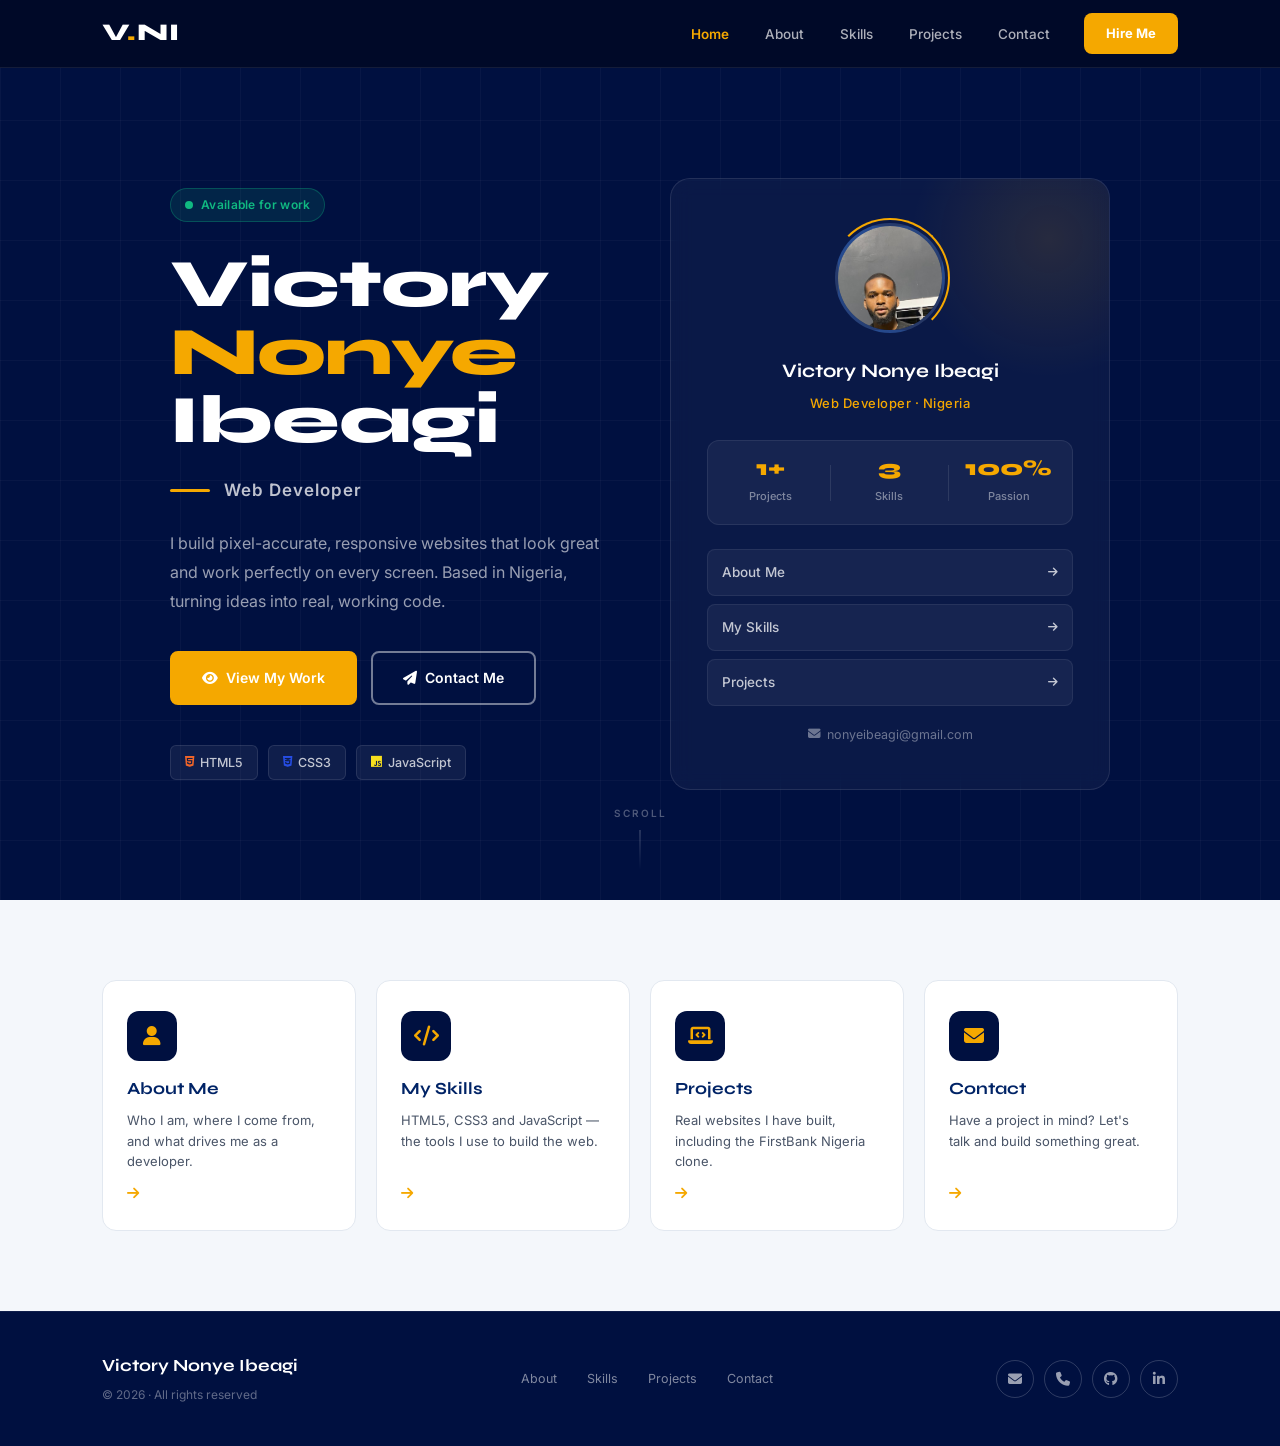
<file: Index.html>
<!DOCTYPE html>
<html lang="en">
<head>
  <meta charset="UTF-8"/>
  <meta name="viewport" content="width=device-width, initial-scale=1.0"/>
  <title>Victory Nonye Ibeagi — Web Developer</title>
  <link rel="stylesheet" href="style.css"/>
  <link rel="stylesheet" href="home.css"/>
  <link rel="stylesheet" href="https://cdnjs.cloudflare.com/ajax/libs/font-awesome/6.5.0/css/all.min.css"/>
</head>
<body>

<!-- NAVBAR -->
<nav class="nav">
  <div class="nav__inner">
    <a href="index.html" class="nav__logo">V<span>.</span>NI</a>
    <ul class="nav__links">
      <li><a href="index.html"    class="active">Home</a></li>
      <li><a href="about.html">About</a></li>
      <li><a href="skills.html">Skills</a></li>
      <li><a href="projects.html">Projects</a></li>
      <li><a href="contact.html">Contact</a></li>
    </ul>
    <a href="contact.html" class="nav__hire">Hire Me</a>
  </div>
</nav>

<!-- HERO -->
<section class="hero">
  <!-- background grid lines -->
  <div class="hero__grid"></div>

  <div class="container hero__inner">

    <!-- LEFT TEXT -->
    <div class="hero__left">
      <div class="hero__badge">
        <span class="hero__badge-dot"></span>
        Available for work
      </div>

      <h1 class="hero__name">
        <span class="hero__name-line">Victory</span>
        <span class="hero__name-line hero__name-line--gold">Nonye</span>
        <span class="hero__name-line">Ibeagi</span>
      </h1>

      <div class="hero__role-wrap">
        <span class="hero__role-bar"></span>
        <span class="hero__role">Web Developer</span>
      </div>

      <p class="hero__bio">
        I build pixel-accurate, responsive websites that look great and work perfectly on every screen. Based in Nigeria, turning ideas into real, working code.
      </p>

      <div class="hero__actions">
        <a href="projects.html" class="btn btn--gold">
          <i class="fa-solid fa-eye"></i> View My Work
        </a>
        <a href="contact.html" class="btn btn--ghost">
          <i class="fa-solid fa-paper-plane"></i> Contact Me
        </a>
      </div>

      <div class="hero__techs">
        <span class="hero__tech"><i class="fa-brands fa-html5" style="color:#f16529"></i> HTML5</span>
        <span class="hero__tech"><i class="fa-brands fa-css3-alt" style="color:#264de4"></i> CSS3</span>
        <span class="hero__tech"><i class="fa-brands fa-js" style="color:#f7df1e"></i> JavaScript</span>
      </div>
    </div>

    <!-- RIGHT CARD -->
    <div class="hero__right">
      <div class="hero__card">

        <div class="hero__card-glow"></div>

        <!-- Avatar -->
        <div class="hero__avatar">
          <div class="hero__avatar-ring"></div>
          <div class="hero__avatar-inner">
            <img src="me.jpeg" alt="Victory Nonye Ibeagi">
          </div>
        </div>

        <!-- Info -->
        <div class="hero__card-name">Victory Nonye Ibeagi</div>
        <div class="hero__card-title">Web Developer · Nigeria</div>

        <!-- Stats -->
        <div class="hero__card-stats">
          <div class="hero__stat">
            <strong>1+</strong>
            <span>Projects</span>
          </div>
          <div class="hero__stat-div"></div>
          <div class="hero__stat">
            <strong>3</strong>
            <span>Skills</span>
          </div>
          <div class="hero__stat-div"></div>
          <div class="hero__stat">
            <strong>100%</strong>
            <span>Passion</span>
          </div>
        </div>

        <!-- Quick links -->
        <div class="hero__card-links">
          <a href="about.html">About Me <i class="fa-solid fa-arrow-right"></i></a>
          <a href="skills.html">My Skills <i class="fa-solid fa-arrow-right"></i></a>
          <a href="projects.html">Projects <i class="fa-solid fa-arrow-right"></i></a>
        </div>

        <!-- Contact row -->
        <div class="hero__card-contact">
          <a href="mailto:nonyeibeagi@gmail.com">
            <i class="fa-solid fa-envelope"></i> nonyeibeagi@gmail.com
          </a>
        </div>

      </div>
    </div>

  </div>

  <!-- scroll hint -->
  <div class="hero__scroll">
    <span>Scroll</span>
    <div class="hero__scroll-line"></div>
  </div>
</section>

<!-- QUICK NAV TILES -->
<section class="tiles">
  <div class="container tiles__grid">

    <a href="about.html" class="tile">
      <div class="tile__icon"><i class="fa-solid fa-user"></i></div>
      <div class="tile__body">
        <h3>About Me</h3>
        <p>Who I am, where I come from, and what drives me as a developer.</p>
      </div>
      <i class="fa-solid fa-arrow-right tile__arr"></i>
    </a>

    <a href="skills.html" class="tile">
      <div class="tile__icon"><i class="fa-solid fa-code"></i></div>
      <div class="tile__body">
        <h3>My Skills</h3>
        <p>HTML5, CSS3 and JavaScript — the tools I use to build the web.</p>
      </div>
      <i class="fa-solid fa-arrow-right tile__arr"></i>
    </a>

    <a href="projects.html" class="tile">
      <div class="tile__icon"><i class="fa-solid fa-laptop-code"></i></div>
      <div class="tile__body">
        <h3>Projects</h3>
        <p>Real websites I have built, including the FirstBank Nigeria clone.</p>
      </div>
      <i class="fa-solid fa-arrow-right tile__arr"></i>
    </a>

    <a href="contact.html" class="tile">
      <div class="tile__icon"><i class="fa-solid fa-envelope"></i></div>
      <div class="tile__body">
        <h3>Contact</h3>
        <p>Have a project in mind? Let's talk and build something great.</p>
      </div>
      <i class="fa-solid fa-arrow-right tile__arr"></i>
    </a>

  </div>
</section>

<!-- FOOTER -->
<footer class="footer">
  <div class="container footer__inner">
    <div class="footer__left">
      <p class="footer__name">Victory Nonye Ibeagi</p>
      <p class="footer__copy">© 2026 · All rights reserved</p>
    </div>
    <div class="footer__links">
      <a href="about.html">About</a>
      <a href="skills.html">Skills</a>
      <a href="projects.html">Projects</a>
      <a href="contact.html">Contact</a>
    </div>
    <div class="footer__socials">
      <a href="mailto:nonyeibeagi@gmail.com" title="Email"><i class="fa-solid fa-envelope"></i></a>
      <a href="tel:+2347089756922" title="Phone"><i class="fa-solid fa-phone"></i></a>
      <a href="#" title="GitHub"><i class="fa-brands fa-github"></i></a>
      <a href="#" title="LinkedIn"><i class="fa-brands fa-linkedin-in"></i></a>
    </div>
  </div>
</footer>

</body>
</html>
</file>
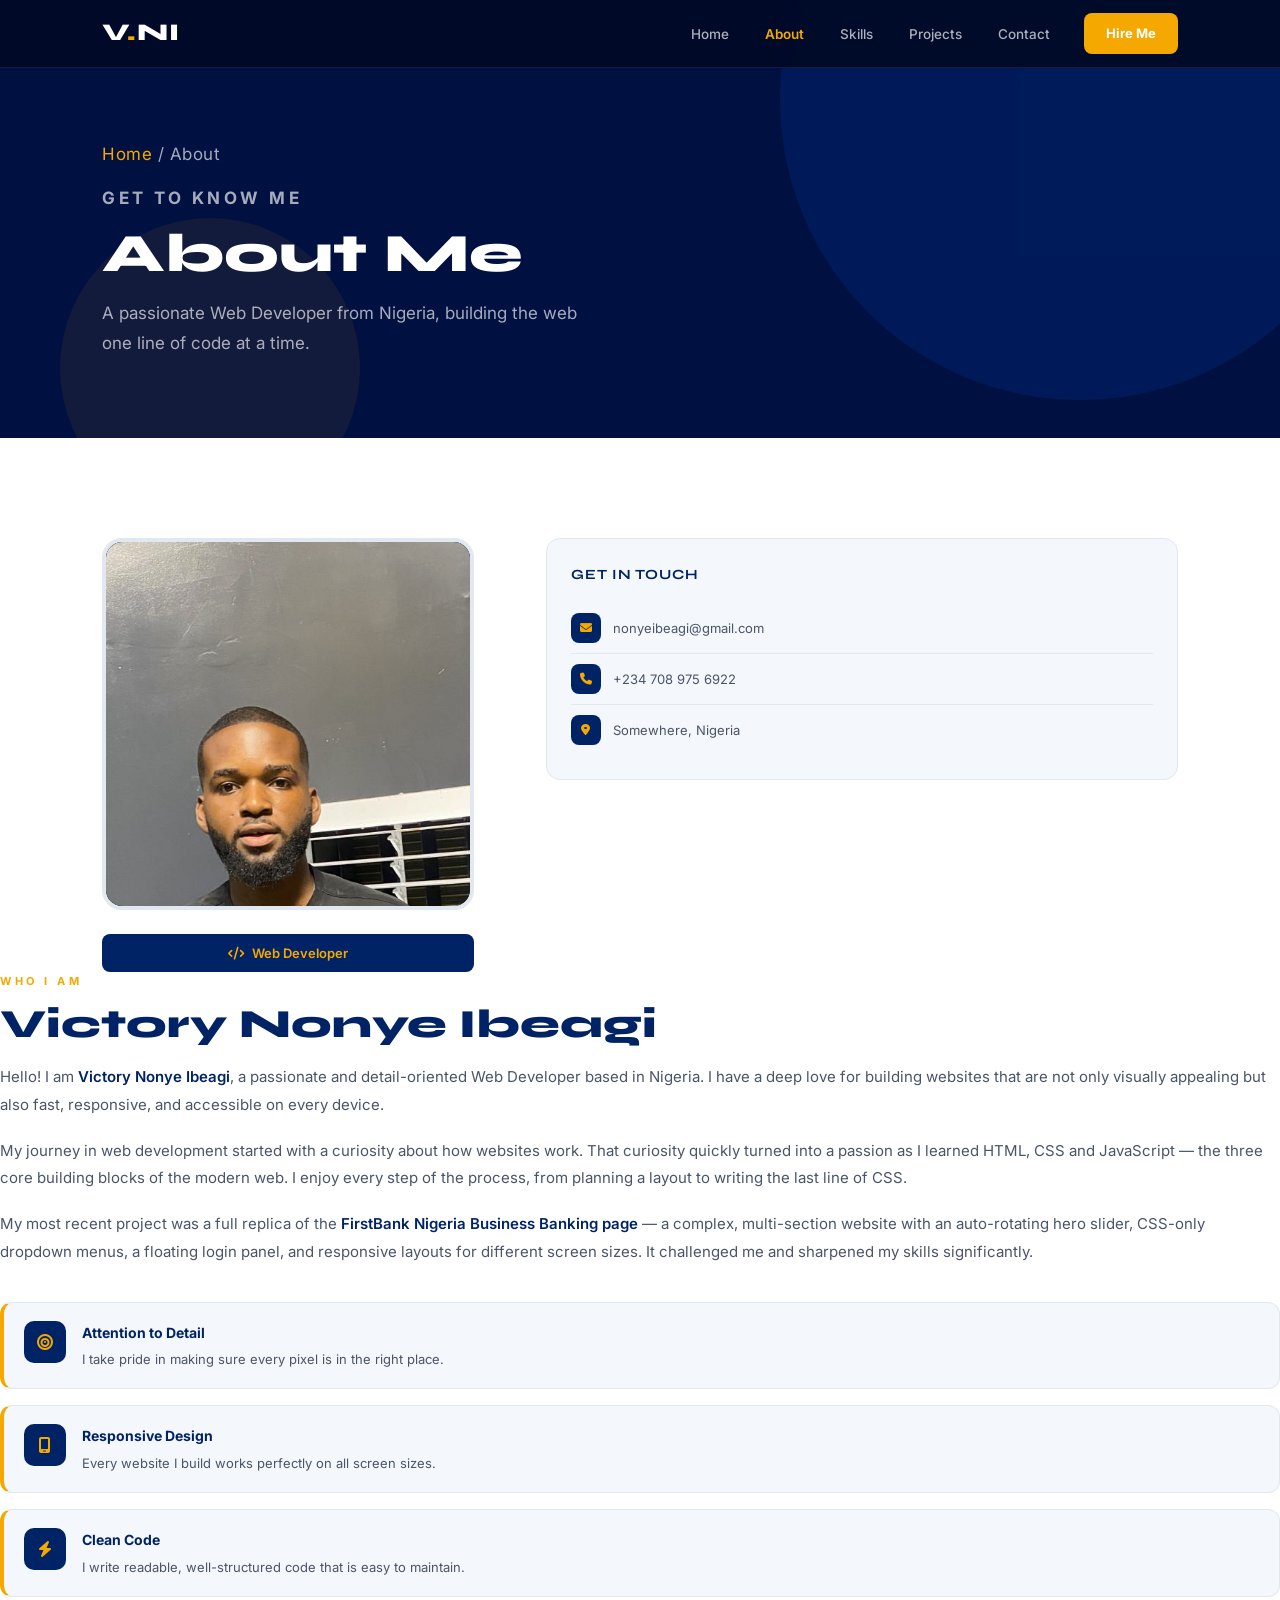
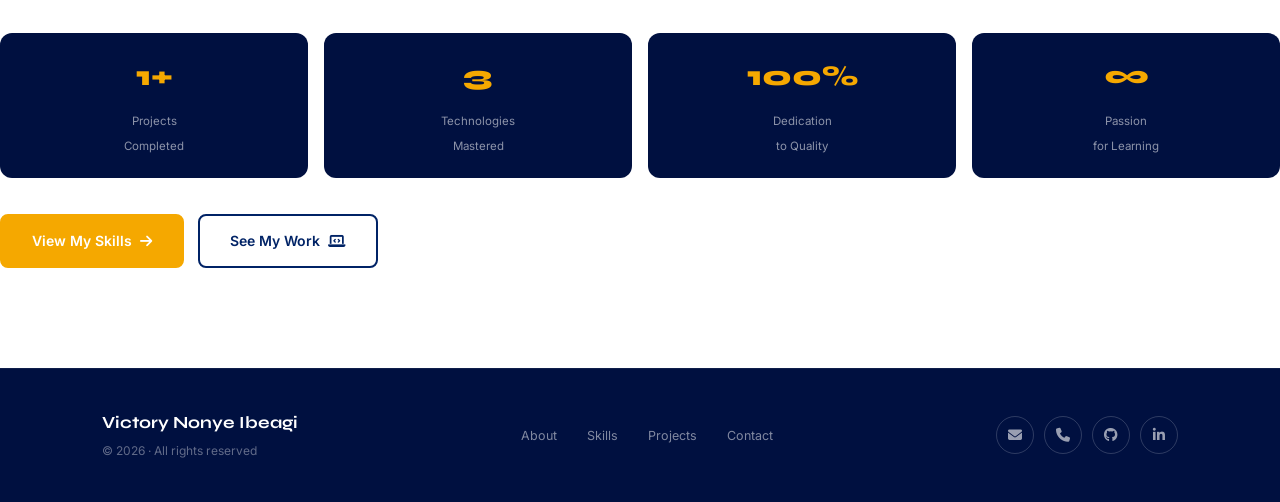
<file: about.html>
<!DOCTYPE html>
<html lang="en">
<head>
  <meta charset="UTF-8"/>
  <meta name="viewport" content="width=device-width, initial-scale=1.0"/>
  <title>About — Victory Nonye Ibeagi</title>
  <link rel="stylesheet" href="style.css"/>
  <link rel="stylesheet" href="about.css"/>
  <link rel="stylesheet" href="https://cdnjs.cloudflare.com/ajax/libs/font-awesome/6.5.0/css/all.min.css"/>
</head>
<body>

<!-- NAVBAR -->
<nav class="nav">
  <div class="nav__inner">
    <a href="index.html" class="nav__logo">V<span>.</span>NI</a>
    <ul class="nav__links">
      <li><a href="index.html">Home</a></li>
      <li><a href="about.html" class="active">About</a></li>
      <li><a href="skills.html">Skills</a></li>
      <li><a href="projects.html">Projects</a></li>
      <li><a href="contact.html">Contact</a></li>
    </ul>
    <a href="contact.html" class="nav__hire">Hire Me</a>
  </div>
</nav>

<!-- PAGE HERO -->
<section class="page-hero">
  <div class="container page-hero__inner">
    <p class="page-hero__breadcrumb"><a href="index.html">Home</a> / About</p>
    <p class="eyebrow">Get to know me</p>
    <h1>About Me</h1>
    <p>A passionate Web Developer from Nigeria, building the web one line of code at a time.</p>
  </div>
</section>

<!-- ABOUT CONTENT -->
<section class="about-sec">
  <div class="container about-sec__layout">

    <!-- LEFT: photo card -->
    <div class="about-sec__left">
      <div class="about-photo">
        <div class="about-photo__frame">
            <img src="me.jpeg" alt="">
        </div>
</div>
        <div class="about-photo__badge">
          <i class="fa-solid fa-code"></i>
          Web Developer
        </div>
      </div>

      <!-- Contact card -->
      <div class="about-contact-card">
        <h4>Get In Touch</h4>
        <a href="mailto:nonyeibeagi@gmail.com" class="about-contact-item">
          <i class="fa-solid fa-envelope"></i>
          <span>nonyeibeagi@gmail.com</span>
        </a>
        <a href="tel:+2347089756922" class="about-contact-item">
          <i class="fa-solid fa-phone"></i>
          <span>+234 708 975 6922</span>
        </a>
        <div class="about-contact-item">
          <i class="fa-solid fa-location-dot"></i>
          <span>Somewhere, Nigeria</span>
        </div>
      </div>
    </div>

    <!-- RIGHT: content -->
    <div class="about-sec__right">

      <p class="eyebrow">Who I Am</p>
      <h2 class="sh">Victory Nonye Ibeagi</h2>

      <p class="about-txt">
        Hello! I am <strong>Victory Nonye Ibeagi</strong>, a passionate and detail-oriented Web Developer based in Nigeria. I have a deep love for building websites that are not only visually appealing but also fast, responsive, and accessible on every device.
      </p>
      <p class="about-txt">
        My journey in web development started with a curiosity about how websites work. That curiosity quickly turned into a passion as I learned HTML, CSS and JavaScript — the three core building blocks of the modern web. I enjoy every step of the process, from planning a layout to writing the last line of CSS.
      </p>
      <p class="about-txt">
        My most recent project was a full replica of the <strong>FirstBank Nigeria Business Banking page</strong> — a complex, multi-section website with an auto-rotating hero slider, CSS-only dropdown menus, a floating login panel, and responsive layouts for different screen sizes. It challenged me and sharpened my skills significantly.
      </p>

      <!-- Values -->
      <div class="about-values">
        <div class="about-value">
          <div class="about-value__icon"><i class="fa-solid fa-bullseye"></i></div>
          <div>
            <h4>Attention to Detail</h4>
            <p>I take pride in making sure every pixel is in the right place.</p>
          </div>
        </div>
        <div class="about-value">
          <div class="about-value__icon"><i class="fa-solid fa-mobile-screen"></i></div>
          <div>
            <h4>Responsive Design</h4>
            <p>Every website I build works perfectly on all screen sizes.</p>
          </div>
        </div>
        <div class="about-value">
          <div class="about-value__icon"><i class="fa-solid fa-bolt"></i></div>
          <div>
            <h4>Clean Code</h4>
            <p>I write readable, well-structured code that is easy to maintain.</p>
          </div>
        </div>
      </div>

      <!-- Stats row -->
      <div class="about-stats">
        <div class="about-stat">
          <strong>1+</strong>
          <span>Projects<br>Completed</span>
        </div>
        <div class="about-stat">
          <strong>3</strong>
          <span>Technologies<br>Mastered</span>
        </div>
        <div class="about-stat">
          <strong>100%</strong>
          <span>Dedication<br>to Quality</span>
        </div>
        <div class="about-stat">
          <strong>∞</strong>
          <span>Passion<br>for Learning</span>
        </div>
      </div>

      <div class="about-actions">
        <a href="skills.html" class="btn btn--gold">View My Skills <i class="fa-solid fa-arrow-right"></i></a>
        <a href="projects.html" class="btn btn--outline">See My Work <i class="fa-solid fa-laptop-code"></i></a>
      </div>

    </div>
  </div>
</section>

<!-- FOOTER -->
<footer class="footer">
  <div class="container footer__inner">
    <div class="footer__left">
      <p class="footer__name">Victory Nonye Ibeagi</p>
      <p class="footer__copy">© 2026 · All rights reserved</p>
    </div>
    <div class="footer__links">
      <a href="about.html">About</a>
      <a href="skills.html">Skills</a>
      <a href="projects.html">Projects</a>
      <a href="contact.html">Contact</a>
    </div>
    <div class="footer__socials">
      <a href="mailto:nonyeibeagi@gmail.com"><i class="fa-solid fa-envelope"></i></a>
      <a href="tel:+2347089756922"><i class="fa-solid fa-phone"></i></a>
      <a href="#"><i class="fa-brands fa-github"></i></a>
      <a href="#"><i class="fa-brands fa-linkedin-in"></i></a>
    </div>
  </div>
</footer>

</body>
</html>
</file>
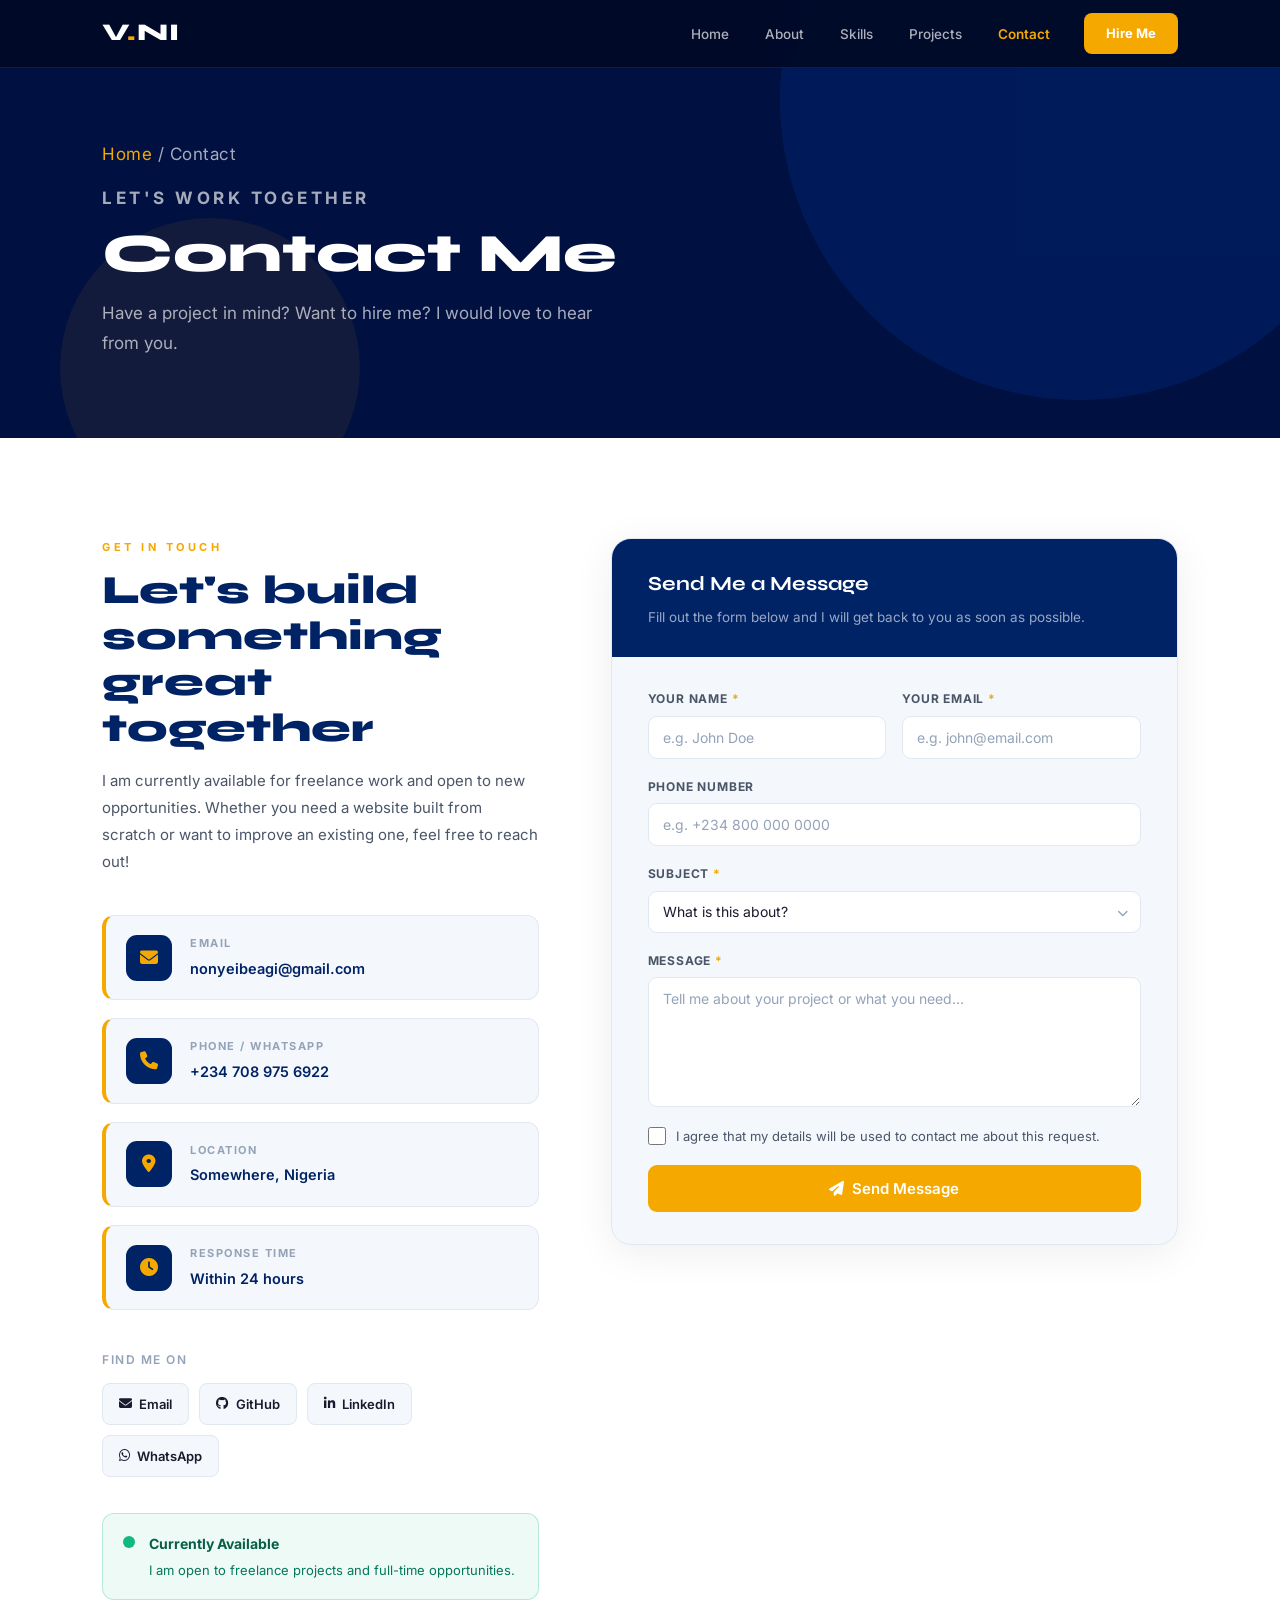
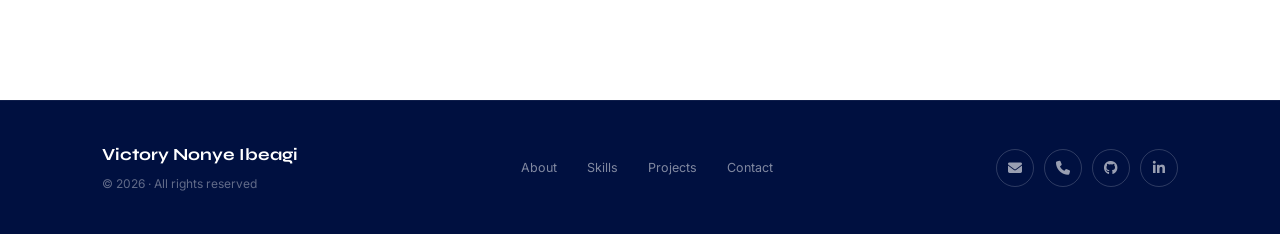
<file: contact.html>
<!DOCTYPE html>
<html lang="en">
<head>
  <meta charset="UTF-8"/>
  <meta name="viewport" content="width=device-width, initial-scale=1.0"/>
  <title>Contact — Victory Nonye Ibeagi</title>
  <link rel="stylesheet" href="style.css"/>
  <link rel="stylesheet" href="contact.css"/>
  <link rel="stylesheet" href="https://cdnjs.cloudflare.com/ajax/libs/font-awesome/6.5.0/css/all.min.css"/>
</head>
<body>

<!-- NAVBAR -->
<nav class="nav">
  <div class="nav__inner">
    <a href="index.html" class="nav__logo">V<span>.</span>NI</a>
    <ul class="nav__links">
      <li><a href="index.html">Home</a></li>
      <li><a href="about.html">About</a></li>
      <li><a href="skills.html">Skills</a></li>
      <li><a href="projects.html">Projects</a></li>
      <li><a href="contact.html" class="active">Contact</a></li>
    </ul>
    <a href="contact.html" class="nav__hire">Hire Me</a>
  </div>
</nav>

<!-- PAGE HERO -->
<section class="page-hero">
  <div class="container page-hero__inner">
    <p class="page-hero__breadcrumb"><a href="index.html">Home</a> / Contact</p>
    <p class="eyebrow">Let's work together</p>
    <h1>Contact Me</h1>
    <p>Have a project in mind? Want to hire me? I would love to hear from you.</p>
  </div>
</section>

<!-- CONTACT CONTENT -->
<section class="contact-sec">
  <div class="container contact-sec__layout">

    <!-- LEFT: info -->
    <div class="contact-sec__left">

      <p class="eyebrow">Get In Touch</p>
      <h2 class="sh">Let's build something great together</h2>
      <p class="contact-intro">I am currently available for freelance work and open to new opportunities. Whether you need a website built from scratch or want to improve an existing one, feel free to reach out!</p>

      <!-- Contact items -->
      <div class="contact-items">

        <div class="ci">
          <div class="ci__icon"><i class="fa-solid fa-envelope"></i></div>
          <div class="ci__body">
            <span class="ci__label">Email</span>
            <a href="mailto:nonyeibeagi@gmail.com" class="ci__value">nonyeibeagi@gmail.com</a>
          </div>
        </div>

        <div class="ci">
          <div class="ci__icon"><i class="fa-solid fa-phone"></i></div>
          <div class="ci__body">
            <span class="ci__label">Phone / WhatsApp</span>
            <a href="tel:+2347089756922" class="ci__value">+234 708 975 6922</a>
          </div>
        </div>

        <div class="ci">
          <div class="ci__icon"><i class="fa-solid fa-location-dot"></i></div>
          <div class="ci__body">
            <span class="ci__label">Location</span>
            <span class="ci__value">Somewhere, Nigeria</span>
          </div>
        </div>

        <div class="ci">
          <div class="ci__icon"><i class="fa-solid fa-clock"></i></div>
          <div class="ci__body">
            <span class="ci__label">Response Time</span>
            <span class="ci__value">Within 24 hours</span>
          </div>
        </div>

      </div>

      <!-- Social links -->
      <div class="contact-socials">
        <p class="contact-socials__label">Find me on</p>
        <div class="contact-socials__row">
          <a href="mailto:nonyeibeagi@gmail.com" class="cs-btn">
            <i class="fa-solid fa-envelope"></i> Email
          </a>
          <a href="#" class="cs-btn">
            <i class="fa-brands fa-github"></i> GitHub
          </a>
          <a href="#" class="cs-btn">
            <i class="fa-brands fa-linkedin-in"></i> LinkedIn
          </a>
          <a href="https://wa.me/2347089756922" class="cs-btn cs-btn--green">
            <i class="fa-brands fa-whatsapp"></i> WhatsApp
          </a>
        </div>
      </div>

      <!-- Availability badge -->
      <div class="contact-avail">
        <span class="contact-avail__dot"></span>
        <div>
          <strong>Currently Available</strong>
          <p>I am open to freelance projects and full-time opportunities.</p>
        </div>
      </div>

    </div>

    <!-- RIGHT: form -->
    <div class="contact-sec__right">
      <div class="contact-form-box">

        <div class="contact-form-box__header">
          <h3>Send Me a Message</h3>
          <p>Fill out the form below and I will get back to you as soon as possible.</p>
        </div>

        <!-- ✅ Formspree action with all hidden fields -->
        <form class="cform" action="https://formspree.io/f/mqevqnra" method="POST">

          <!-- Formspree config -->
          <input type="hidden" name="_replyto"  value="nonyeibeagi@gmail.com" />
          <input type="hidden" name="_subject"  value="New message from your portfolio!" />
          <input type="hidden" name="_next"     value="thanks.html" />
          <input type="hidden" name="_format"   value="plain" />

          <div class="cform__row">
            <div class="cfg">
              <label for="name">Your Name <span>*</span></label>
              <input
                type="text"
                id="name"
                name="name"
                placeholder="e.g. John Doe"
                required
              />
            </div>
            <div class="cfg">
              <label for="email">Your Email <span>*</span></label>
              <input
                type="email"
                id="email"
                name="email"
                placeholder="e.g. john@email.com"
                required
              />
            </div>
          </div>

          <div class="cfg">
            <label for="phone">Phone Number</label>
            <input
              type="tel"
              id="phone"
              name="phone"
              placeholder="e.g. +234 800 000 0000"
            />
          </div>

          <div class="cfg">
            <label for="subject">Subject <span>*</span></label>
            <select id="subject" name="subject" required>
              <option value="" disabled selected>What is this about?</option>
              <option>I want to hire you for a project</option>
              <option>I need a website built</option>
              <option>I need a website redesigned</option>
              <option>General inquiry</option>
              <option>Other</option>
            </select>
            <i class="fa-solid fa-chevron-down cfg__arr"></i>
          </div>

          <div class="cfg">
            <label for="message">Message <span>*</span></label>
            <textarea
              id="message"
              name="message"
              rows="6"
              placeholder="Tell me about your project or what you need..."
              required
            ></textarea>
          </div>

          <!-- ✅ Fixed checkbox -->
          <div class="cfg cfg--chk">
            <label for="agree">
              <input
                type="checkbox"
                id="agree"
                name="agree"
                value="yes"
                required
              />
              I agree that my details will be used to contact me about this request.
            </label>
          </div>

          <button type="submit" class="btn btn--gold btn--submit">
            <i class="fa-solid fa-paper-plane"></i> Send Message
          </button>

        </form>

      </div>
    </div>

  </div>
</section>

<!-- FOOTER -->
<footer class="footer">
  <div class="container footer__inner">
    <div class="footer__left">
      <p class="footer__name">Victory Nonye Ibeagi</p>
      <p class="footer__copy">© 2026 · All rights reserved</p>
    </div>
    <div class="footer__links">
      <a href="about.html">About</a>
      <a href="skills.html">Skills</a>
      <a href="projects.html">Projects</a>
      <a href="contact.html">Contact</a>
    </div>
    <div class="footer__socials">
      <a href="mailto:nonyeibeagi@gmail.com"><i class="fa-solid fa-envelope"></i></a>
      <a href="tel:+2347089756922"><i class="fa-solid fa-phone"></i></a>
      <a href="#"><i class="fa-brands fa-github"></i></a>
      <a href="#"><i class="fa-brands fa-linkedin-in"></i></a>
    </div>
  </div>
</footer>

</body>
</html>
</file>
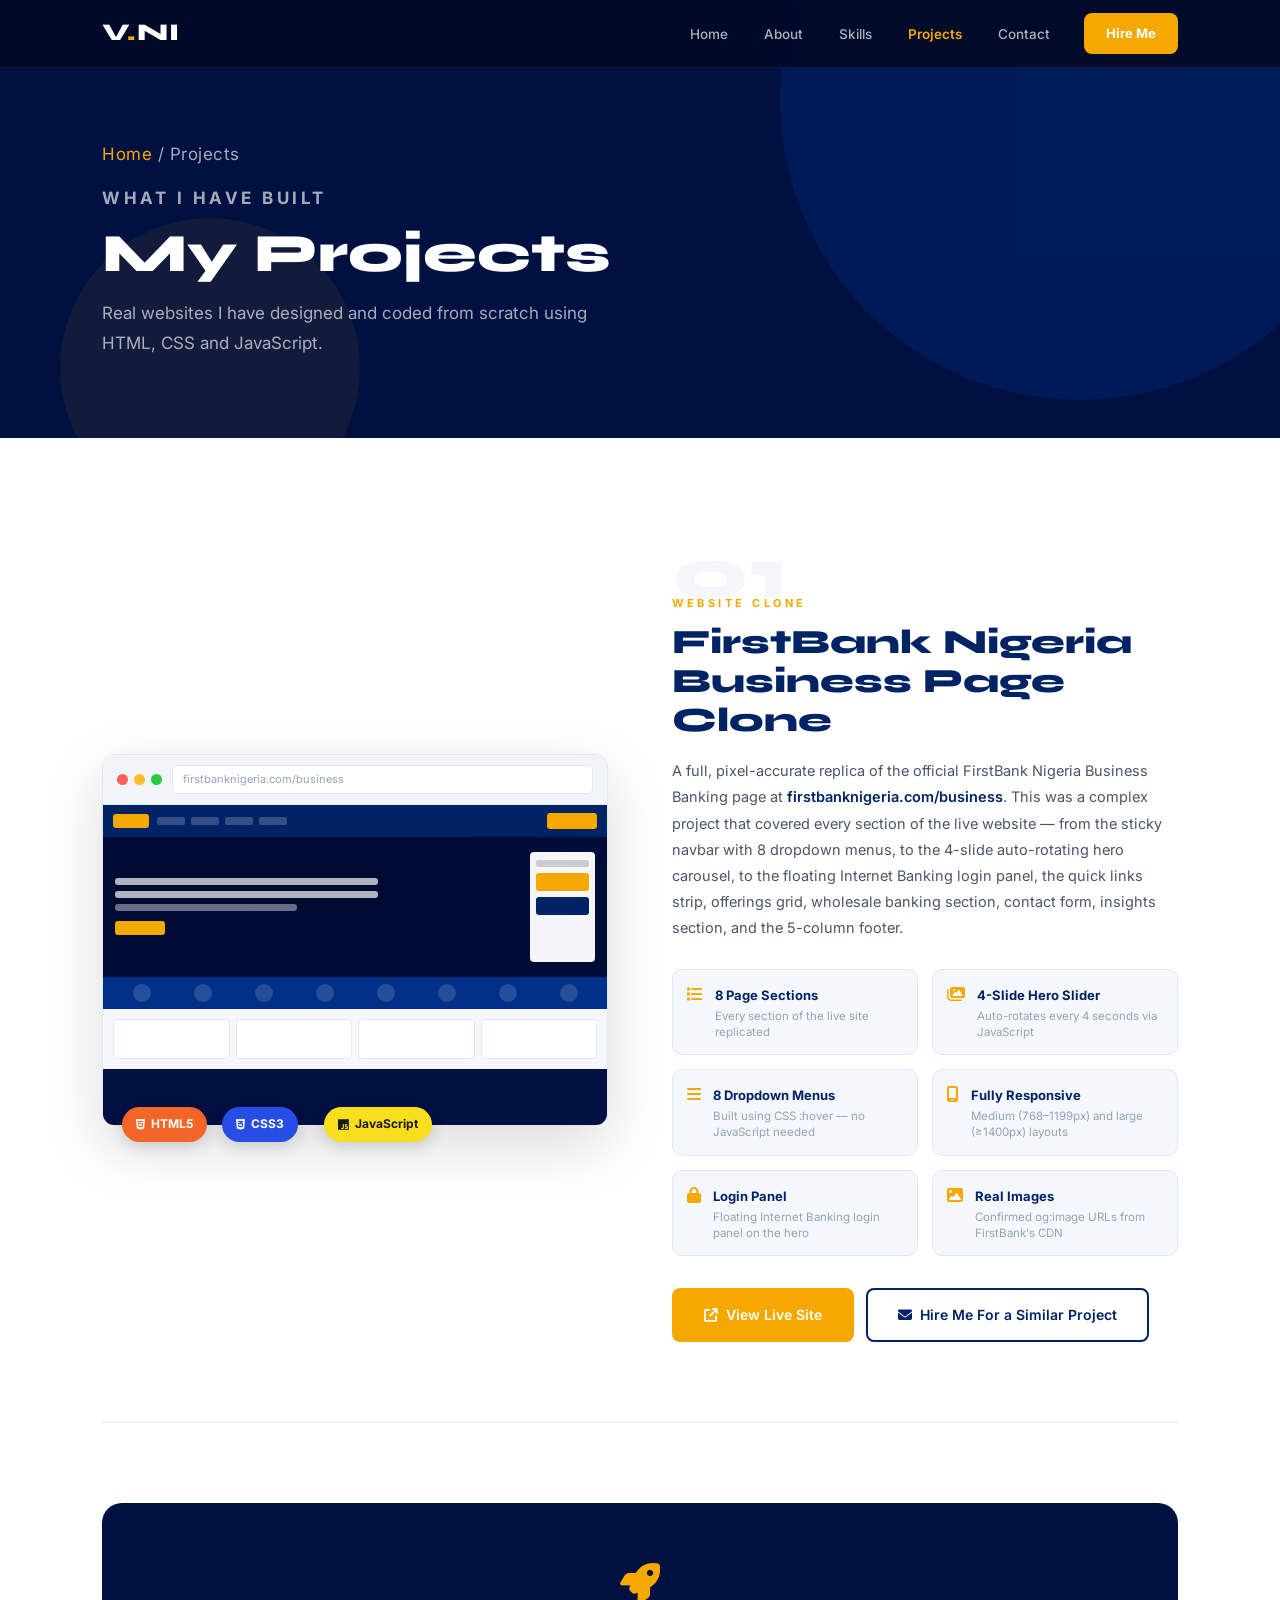
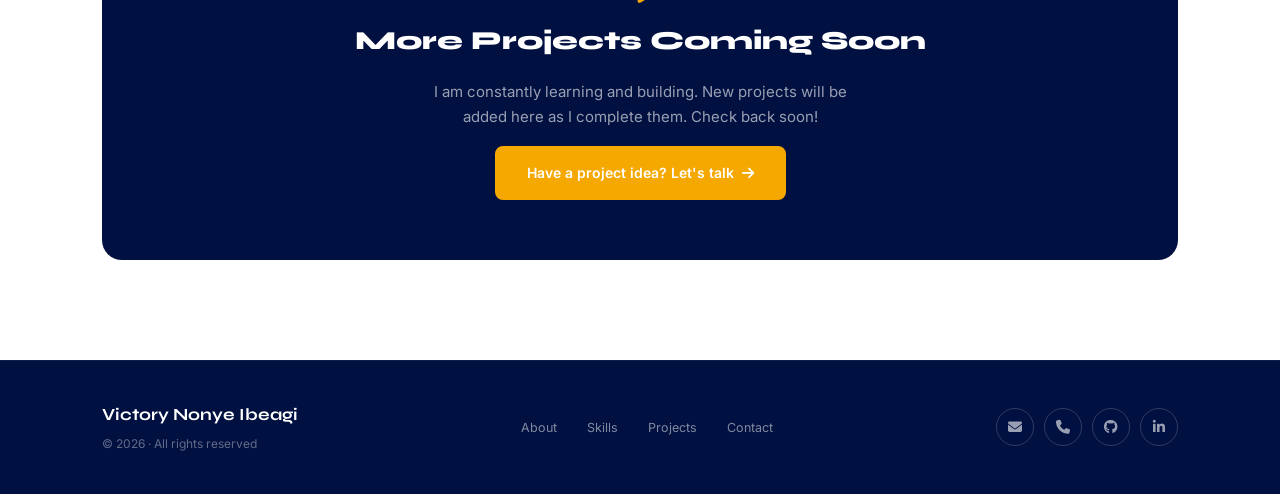
<file: projects.html>
<!DOCTYPE html>
<html lang="en">
<head>
  <meta charset="UTF-8"/>
  <meta name="viewport" content="width=device-width, initial-scale=1.0"/>
  <title>Projects — Victory Nonye Ibeagi</title>
  <link rel="stylesheet" href="style.css"/>
  <link rel="stylesheet" href="projects.css"/>
  <link rel="stylesheet" href="https://cdnjs.cloudflare.com/ajax/libs/font-awesome/6.5.0/css/all.min.css"/>
</head>
<body>

<!-- NAVBAR -->
<nav class="nav">
  <div class="nav__inner">
    <a href="index.html" class="nav__logo">V<span>.</span>NI</a>
    <ul class="nav__links">
      <li><a href="index.html">Home</a></li>
      <li><a href="about.html">About</a></li>
      <li><a href="skills.html">Skills</a></li>
      <li><a href="projects.html" class="active">Projects</a></li>
      <li><a href="contact.html">Contact</a></li>
    </ul>
    <a href="contact.html" class="nav__hire">Hire Me</a>
  </div>
</nav>

<!-- PAGE HERO -->
<section class="page-hero">
  <div class="container page-hero__inner">
    <p class="page-hero__breadcrumb"><a href="index.html">Home</a> / Projects</p>
    <p class="eyebrow">What I have built</p>
    <h1>My Projects</h1>
    <p>Real websites I have designed and coded from scratch using HTML, CSS and JavaScript.</p>
  </div>
</section>

<!-- PROJECTS -->
<section class="proj-sec">
  <div class="container">

    <!-- Project 1 — FirstBank -->
    <div class="proj-card">

      <!-- Left: browser preview mockup -->
      <div class="proj-card__preview">
        <div class="proj-browser">
          <div class="proj-browser__bar">
            <div class="proj-browser__dots">
              <span class="bd bd--r"></span>
              <span class="bd bd--y"></span>
              <span class="bd bd--g"></span>
            </div>
            <div class="proj-browser__url">firstbanknigeria.com/business</div>
          </div>
          <div class="proj-browser__screen">
            <!-- Navbar mock -->
            <div class="pm-nav">
              <div class="pm-nav__logo"></div>
              <div class="pm-nav__links">
                <div class="pm-link"></div>
                <div class="pm-link"></div>
                <div class="pm-link"></div>
                <div class="pm-link"></div>
              </div>
              <div class="pm-nav__btn"></div>
            </div>
            <!-- Hero mock -->
            <div class="pm-hero">
              <div class="pm-hero__left">
                <div class="pm-text pm-text--lg"></div>
                <div class="pm-text pm-text--lg"></div>
                <div class="pm-text pm-text--md"></div>
                <div class="pm-btn"></div>
              </div>
              <div class="pm-hero__panel">
                <div class="pm-panel-title"></div>
                <div class="pm-panel-btn pm-panel-btn--gold"></div>
                <div class="pm-panel-btn pm-panel-btn--navy"></div>
              </div>
            </div>
            <!-- Quick links mock -->
            <div class="pm-strip">
              <div class="pm-ico"></div>
              <div class="pm-ico"></div>
              <div class="pm-ico"></div>
              <div class="pm-ico"></div>
              <div class="pm-ico"></div>
              <div class="pm-ico"></div>
              <div class="pm-ico"></div>
              <div class="pm-ico"></div>
            </div>
            <!-- Cards mock -->
            <div class="pm-cards">
              <div class="pm-card"></div>
              <div class="pm-card"></div>
              <div class="pm-card"></div>
              <div class="pm-card"></div>
            </div>
          </div>
        </div>

        <!-- Floating tags -->
        <div class="proj-tag proj-tag--1"><i class="fa-brands fa-html5"></i> HTML5</div>
        <div class="proj-tag proj-tag--2"><i class="fa-brands fa-css3-alt"></i> CSS3</div>
        <div class="proj-tag proj-tag--3"><i class="fa-brands fa-js"></i> JavaScript</div>
      </div>

      <!-- Right: details -->
      <div class="proj-card__body">
        <div class="proj-card__number">01</div>
        <p class="eyebrow">Website Clone</p>
        <h2 class="proj-card__title">FirstBank Nigeria<br>Business Page Clone</h2>

        <p class="proj-card__desc">
          A full, pixel-accurate replica of the official FirstBank Nigeria Business Banking page at <strong>firstbanknigeria.com/business</strong>. This was a complex project that covered every section of the live website — from the sticky navbar with 8 dropdown menus, to the 4-slide auto-rotating hero carousel, to the floating Internet Banking login panel, the quick links strip, offerings grid, wholesale banking section, contact form, insights section, and the 5-column footer.
        </p>

        <!-- Feature grid -->
        <div class="proj-features">
          <div class="proj-feature">
            <i class="fa-solid fa-list"></i>
            <div>
              <h4>8 Page Sections</h4>
              <p>Every section of the live site replicated</p>
            </div>
          </div>
          <div class="proj-feature">
            <i class="fa-solid fa-images"></i>
            <div>
              <h4>4-Slide Hero Slider</h4>
              <p>Auto-rotates every 4 seconds via JavaScript</p>
            </div>
          </div>
          <div class="proj-feature">
            <i class="fa-solid fa-bars"></i>
            <div>
              <h4>8 Dropdown Menus</h4>
              <p>Built using CSS :hover — no JavaScript needed</p>
            </div>
          </div>
          <div class="proj-feature">
            <i class="fa-solid fa-mobile-screen"></i>
            <div>
              <h4>Fully Responsive</h4>
              <p>Medium (768–1199px) and large (≥1400px) layouts</p>
            </div>
          </div>
          <div class="proj-feature">
            <i class="fa-solid fa-lock"></i>
            <div>
              <h4>Login Panel</h4>
              <p>Floating Internet Banking login panel on the hero</p>
            </div>
          </div>
          <div class="proj-feature">
            <i class="fa-solid fa-image"></i>
            <div>
              <h4>Real Images</h4>
              <p>Confirmed og:image URLs from FirstBank's CDN</p>
            </div>
          </div>
        </div>

        <div class="proj-card__actions">
          <a href="https://www.firstbanknigeria.com/business/" target="_blank" class="btn btn--gold">
            <i class="fa-solid fa-arrow-up-right-from-square"></i> View Live Site
          </a>
          <a href="contact.html" class="btn btn--outline">
            <i class="fa-solid fa-envelope"></i> Hire Me For a Similar Project
          </a>
        </div>
      </div>

    </div>

    <!-- More coming -->
    <div class="proj-more">
      <div class="proj-more__inner">
        <i class="fa-solid fa-rocket proj-more__icon"></i>
        <h3>More Projects Coming Soon</h3>
        <p>I am constantly learning and building. New projects will be added here as I complete them. Check back soon!</p>
        <a href="contact.html" class="btn btn--gold">
          Have a project idea? Let's talk <i class="fa-solid fa-arrow-right"></i>
        </a>
      </div>
    </div>

  </div>
</section>

<!-- FOOTER -->
<footer class="footer">
  <div class="container footer__inner">
    <div class="footer__left">
      <p class="footer__name">Victory Nonye Ibeagi</p>
      <p class="footer__copy">© 2026 · All rights reserved</p>
    </div>
    <div class="footer__links">
      <a href="about.html">About</a>
      <a href="skills.html">Skills</a>
      <a href="projects.html">Projects</a>
      <a href="contact.html">Contact</a>
    </div>
    <div class="footer__socials">
      <a href="mailto:nonyeibeagi@gmail.com"><i class="fa-solid fa-envelope"></i></a>
      <a href="tel:+2347089756922"><i class="fa-solid fa-phone"></i></a>
      <a href="#"><i class="fa-brands fa-github"></i></a>
      <a href="#"><i class="fa-brands fa-linkedin-in"></i></a>
    </div>
  </div>
</footer>

</body>
</html>
</file>
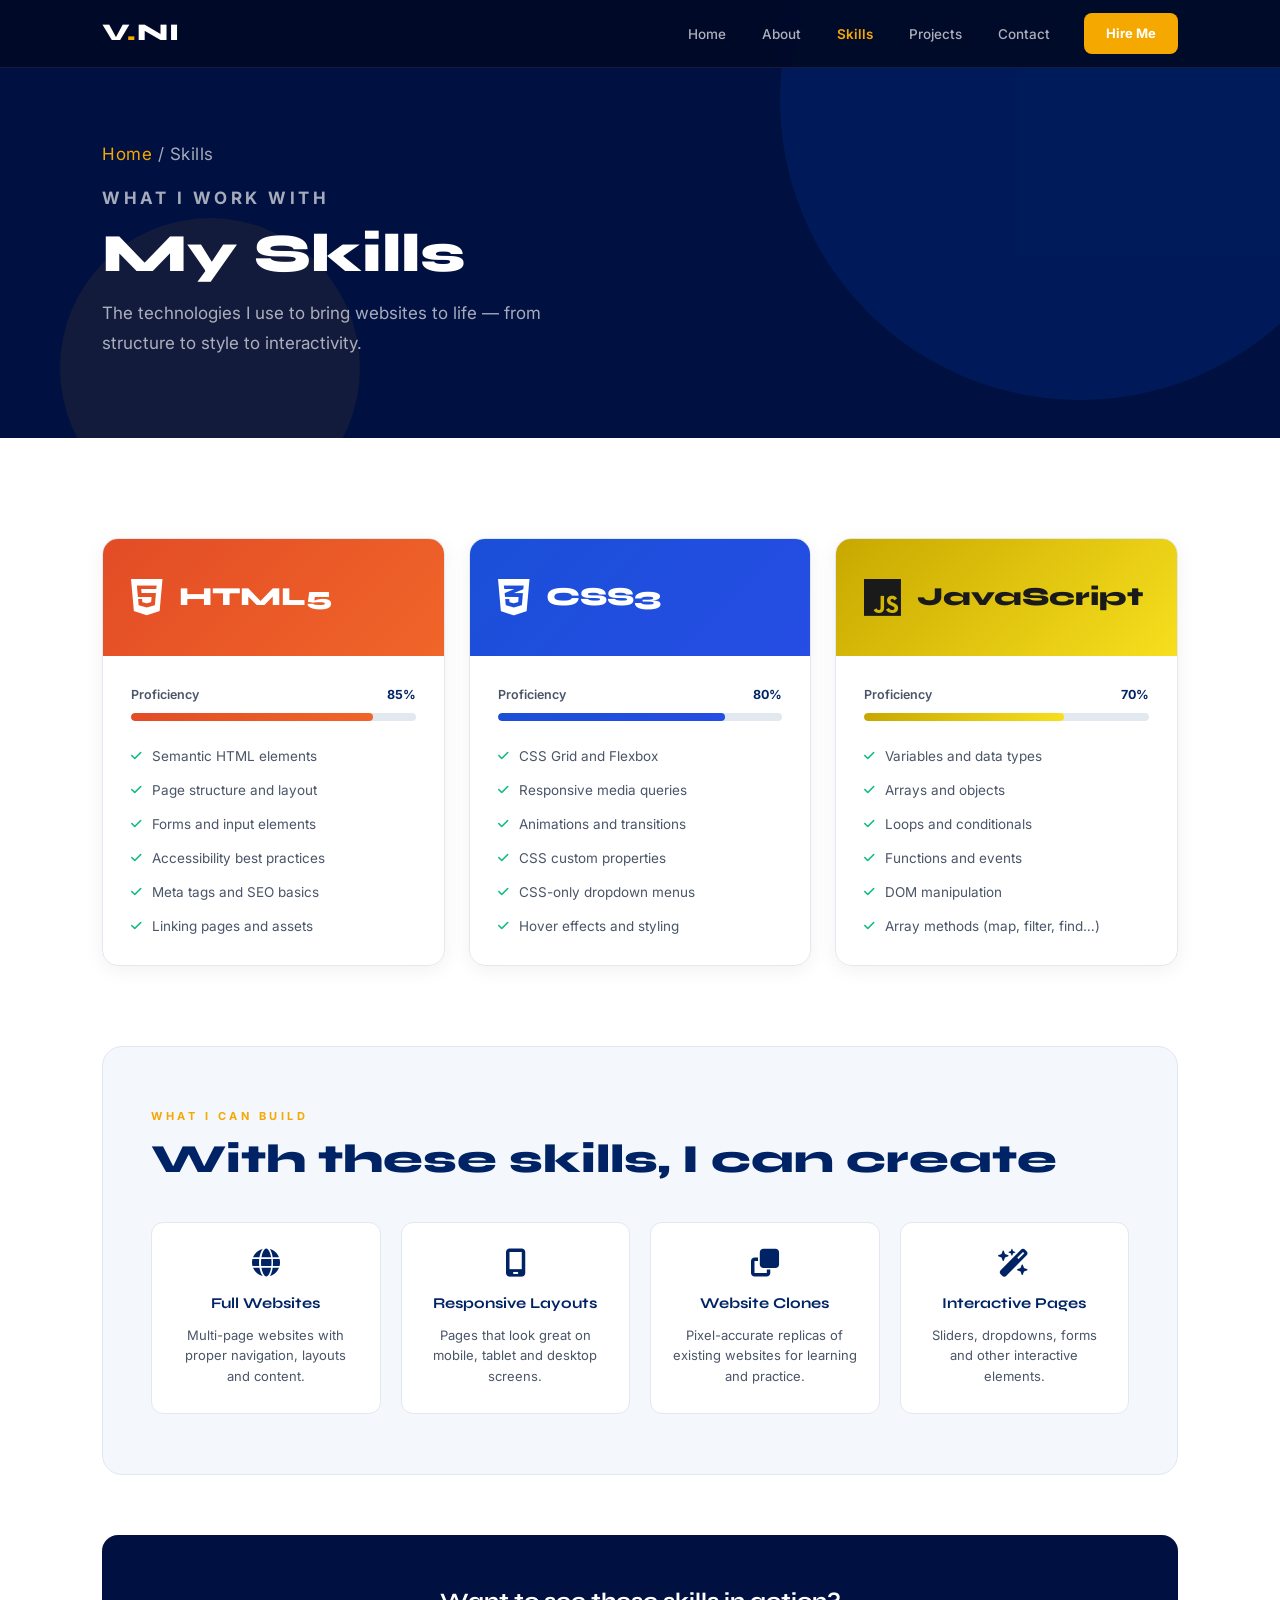
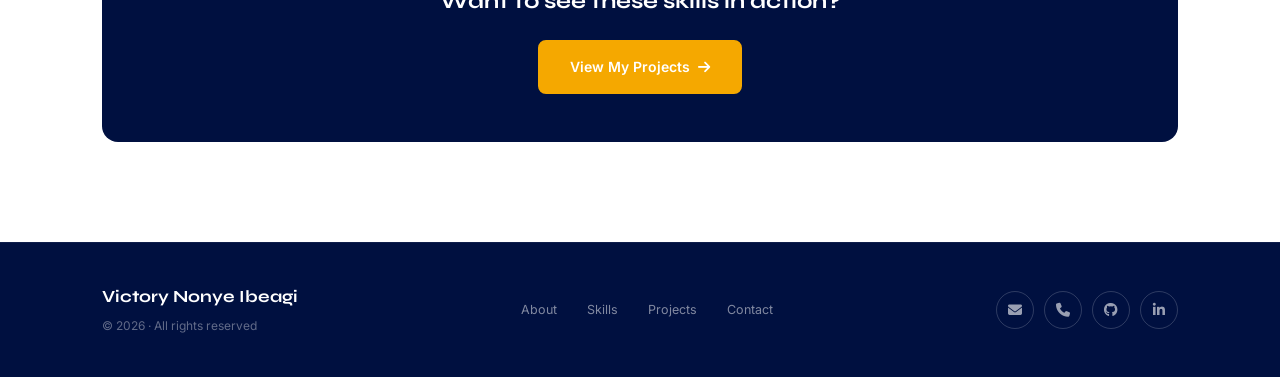
<file: skills.html>
<!DOCTYPE html>
<html lang="en">
<head>
  <meta charset="UTF-8"/>
  <meta name="viewport" content="width=device-width, initial-scale=1.0"/>
  <title>Skills — Victory Nonye Ibeagi</title>
  <link rel="stylesheet" href="style.css"/>
  <link rel="stylesheet" href="skills.css"/>
  <link rel="stylesheet" href="https://cdnjs.cloudflare.com/ajax/libs/font-awesome/6.5.0/css/all.min.css"/>
</head>
<body>

<!-- NAVBAR -->
<nav class="nav">
  <div class="nav__inner">
    <a href="index.html" class="nav__logo">V<span>.</span>NI</a>
    <ul class="nav__links">
      <li><a href="index.html">Home</a></li>
      <li><a href="about.html">About</a></li>
      <li><a href="skills.html" class="active">Skills</a></li>
      <li><a href="projects.html">Projects</a></li>
      <li><a href="contact.html">Contact</a></li>
    </ul>
    <a href="contact.html" class="nav__hire">Hire Me</a>
  </div>
</nav>

<!-- PAGE HERO -->
<section class="page-hero">
  <div class="container page-hero__inner">
    <p class="page-hero__breadcrumb"><a href="index.html">Home</a> / Skills</p>
    <p class="eyebrow">What I work with</p>
    <h1>My Skills</h1>
    <p>The technologies I use to bring websites to life — from structure to style to interactivity.</p>
  </div>
</section>

<!-- SKILLS MAIN -->
<section class="skills-sec">
  <div class="container">

    <!-- 3 big skill cards -->
    <div class="skill-cards">

      <!-- HTML -->
      <div class="sk-card">
        <div class="sk-card__top" style="background: linear-gradient(135deg,#e34c26,#f06529);">
          <i class="fa-brands fa-html5"></i>
          <span>HTML5</span>
        </div>
        <div class="sk-card__body">
          <div class="sk-card__bar-wrap">
            <div class="sk-card__bar-label">
              <span>Proficiency</span>
              <strong>85%</strong>
            </div>
            <div class="sk-card__bar">
              <div class="sk-card__fill" style="width:85%; background: linear-gradient(to right,#e34c26,#f06529);"></div>
            </div>
          </div>
          <ul class="sk-card__list">
            <li><i class="fa-solid fa-check"></i> Semantic HTML elements</li>
            <li><i class="fa-solid fa-check"></i> Page structure and layout</li>
            <li><i class="fa-solid fa-check"></i> Forms and input elements</li>
            <li><i class="fa-solid fa-check"></i> Accessibility best practices</li>
            <li><i class="fa-solid fa-check"></i> Meta tags and SEO basics</li>
            <li><i class="fa-solid fa-check"></i> Linking pages and assets</li>
          </ul>
        </div>
      </div>

      <!-- CSS -->
      <div class="sk-card">
        <div class="sk-card__top" style="background: linear-gradient(135deg,#1a4fd8,#264de4);">
          <i class="fa-brands fa-css3-alt"></i>
          <span>CSS3</span>
        </div>
        <div class="sk-card__body">
          <div class="sk-card__bar-wrap">
            <div class="sk-card__bar-label">
              <span>Proficiency</span>
              <strong>80%</strong>
            </div>
            <div class="sk-card__bar">
              <div class="sk-card__fill" style="width:80%; background: linear-gradient(to right,#1a4fd8,#264de4);"></div>
            </div>
          </div>
          <ul class="sk-card__list">
            <li><i class="fa-solid fa-check"></i> CSS Grid and Flexbox</li>
            <li><i class="fa-solid fa-check"></i> Responsive media queries</li>
            <li><i class="fa-solid fa-check"></i> Animations and transitions</li>
            <li><i class="fa-solid fa-check"></i> CSS custom properties</li>
            <li><i class="fa-solid fa-check"></i> CSS-only dropdown menus</li>
            <li><i class="fa-solid fa-check"></i> Hover effects and styling</li>
          </ul>
        </div>
      </div>

      <!-- JavaScript -->
      <div class="sk-card">
        <div class="sk-card__top" style="background: linear-gradient(135deg,#c8a800,#f7df1e); color:#1a1a1a;">
          <i class="fa-brands fa-js"></i>
          <span>JavaScript</span>
        </div>
        <div class="sk-card__body">
          <div class="sk-card__bar-wrap">
            <div class="sk-card__bar-label">
              <span>Proficiency</span>
              <strong>70%</strong>
            </div>
            <div class="sk-card__bar">
              <div class="sk-card__fill" style="width:70%; background: linear-gradient(to right,#c8a800,#f7df1e);"></div>
            </div>
          </div>
          <ul class="sk-card__list">
            <li><i class="fa-solid fa-check"></i> Variables and data types</li>
            <li><i class="fa-solid fa-check"></i> Arrays and objects</li>
            <li><i class="fa-solid fa-check"></i> Loops and conditionals</li>
            <li><i class="fa-solid fa-check"></i> Functions and events</li>
            <li><i class="fa-solid fa-check"></i> DOM manipulation</li>
            <li><i class="fa-solid fa-check"></i> Array methods (map, filter, find…)</li>
          </ul>
        </div>
      </div>

    </div>

    <!-- What I can build -->
    <div class="skills-can">
      <p class="eyebrow">What I Can Build</p>
      <h2 class="sh">With these skills, I can create</h2>

      <div class="can-grid">
        <div class="can-item">
          <i class="fa-solid fa-globe"></i>
          <h4>Full Websites</h4>
          <p>Multi-page websites with proper navigation, layouts and content.</p>
        </div>
        <div class="can-item">
          <i class="fa-solid fa-mobile-screen"></i>
          <h4>Responsive Layouts</h4>
          <p>Pages that look great on mobile, tablet and desktop screens.</p>
        </div>
        <div class="can-item">
          <i class="fa-solid fa-clone"></i>
          <h4>Website Clones</h4>
          <p>Pixel-accurate replicas of existing websites for learning and practice.</p>
        </div>
        <div class="can-item">
          <i class="fa-solid fa-wand-magic-sparkles"></i>
          <h4>Interactive Pages</h4>
          <p>Sliders, dropdowns, forms and other interactive elements.</p>
        </div>
      </div>
    </div>

    <!-- CTA -->
    <div class="skills-cta">
      <p>Want to see these skills in action?</p>
      <a href="projects.html" class="btn btn--gold">
        View My Projects <i class="fa-solid fa-arrow-right"></i>
      </a>
    </div>

  </div>
</section>

<!-- FOOTER -->
<footer class="footer">
  <div class="container footer__inner">
    <div class="footer__left">
      <p class="footer__name">Victory Nonye Ibeagi</p>
      <p class="footer__copy">© 2026 · All rights reserved</p>
    </div>
    <div class="footer__links">
      <a href="about.html">About</a>
      <a href="skills.html">Skills</a>
      <a href="projects.html">Projects</a>
      <a href="contact.html">Contact</a>
    </div>
    <div class="footer__socials">
      <a href="mailto:nonyeibeagi@gmail.com"><i class="fa-solid fa-envelope"></i></a>
      <a href="tel:+2347089756922"><i class="fa-solid fa-phone"></i></a>
      <a href="#"><i class="fa-brands fa-github"></i></a>
      <a href="#"><i class="fa-brands fa-linkedin-in"></i></a>
    </div>
  </div>
</footer>

</body>
</html>
</file>
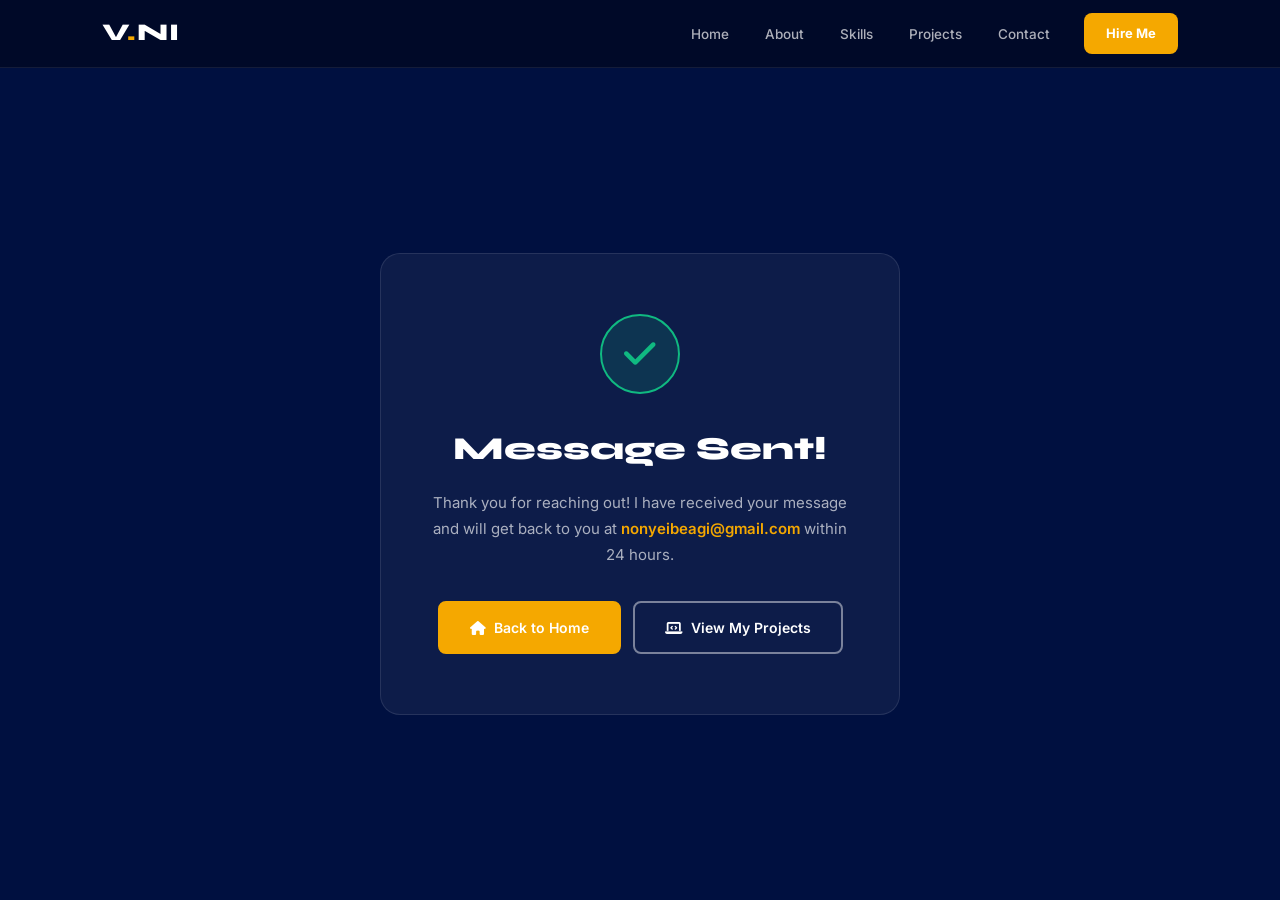
<file: thanks.html>
<!DOCTYPE html>
<html lang="en">
<head>
  <meta charset="UTF-8"/>
  <meta name="viewport" content="width=device-width, initial-scale=1.0"/>
  <title>Message Sent — Victory Nonye Ibeagi</title>
  <link rel="stylesheet" href="style.css"/>
  <link rel="stylesheet" href="https://cdnjs.cloudflare.com/ajax/libs/font-awesome/6.5.0/css/all.min.css"/>
  <style>
    .thanks-page {
      min-height: 100vh;
      background: var(--navy2);
      display: flex;
      align-items: center;
      justify-content: center;
      padding-top: 68px;
    }
    .thanks-box {
      background: rgba(255,255,255,.05);
      border: 1px solid rgba(255,255,255,.1);
      border-radius: 20px;
      padding: 60px 48px;
      text-align: center;
      max-width: 520px;
      width: 100%;
    }
    .thanks-icon {
      width: 80px; height: 80px;
      border-radius: 50%;
      background: rgba(16,185,129,.15);
      border: 2px solid #10B981;
      display: flex; align-items: center; justify-content: center;
      font-size: 36px;
      color: #10B981;
      margin: 0 auto 28px;
    }
    .thanks-box h1 {
      font-family: 'Syne', sans-serif;
      font-size: 32px;
      font-weight: 800;
      color: #fff;
      margin-bottom: 14px;
    }
    .thanks-box p {
      font-size: 15px;
      color: rgba(255,255,255,.65);
      line-height: 1.75;
      margin-bottom: 32px;
    }
    .thanks-box p span { color: var(--gold); font-weight: 600; }
    .thanks-btns { display: flex; gap: 12px; justify-content: center; flex-wrap: wrap; }
  </style>
</head>
<body>

<!-- NAVBAR -->
<nav class="nav">
  <div class="nav__inner">
    <a href="index.html" class="nav__logo">V<span>.</span>NI</a>
    <ul class="nav__links">
      <li><a href="index.html">Home</a></li>
      <li><a href="about.html">About</a></li>
      <li><a href="skills.html">Skills</a></li>
      <li><a href="projects.html">Projects</a></li>
      <li><a href="contact.html">Contact</a></li>
    </ul>
    <a href="contact.html" class="nav__hire">Hire Me</a>
  </div>
</nav>

<section class="thanks-page">
  <div class="thanks-box">
    <div class="thanks-icon">
      <i class="fa-solid fa-check"></i>
    </div>
    <h1>Message Sent!</h1>
    <p>
      Thank you for reaching out! I have received your message and will get back to you at
      <span>nonyeibeagi@gmail.com</span> within 24 hours.
    </p>
    <div class="thanks-btns">
      <a href="index.html" class="btn btn--gold">
        <i class="fa-solid fa-house"></i> Back to Home
      </a>
      <a href="projects.html" class="btn btn--ghost">
        <i class="fa-solid fa-laptop-code"></i> View My Projects
      </a>
    </div>
  </div>
</section>

</body>
</html>
</file>
<file: style.css>
/* ============================================================
   VICTORY NONYE IBEAGI — PORTFOLIO
   style.css  |  Shared across all pages
   ============================================================ */

@import url('https://fonts.googleapis.com/css2?family=Syne:wght@400;600;700;800&family=Inter:wght@300;400;500;600;700&display=swap');

*, *::before, *::after { box-sizing: border-box; margin: 0; padding: 0; }

:root {
  --navy:    #002366;
  --navy2:   #001040;
  --navy3:   #003087;
  --gold:    #F5A800;
  --gold2:   #D48C00;
  --white:   #FFFFFF;
  --off:     #F4F7FB;
  --border:  #E2E8F0;
  --txt:     #1A1A2E;
  --txt2:    #4A5568;
  --txt3:    #94A3B8;
  --green:   #10B981;
}

html  { scroll-behavior: smooth; }
body  {
  font-family: 'Inter', sans-serif;
  font-size: 15px;
  color: var(--txt);
  background: #fff;
  line-height: 1.7;
}
a    { text-decoration: none; color: inherit; }
ul   { list-style: none; }
img  { display: block; max-width: 100%; }

/* ─── CONTAINER ─────────────────────── */
.container {
  max-width: 1140px;
  margin: 0 auto;
  padding: 0 32px;
}

/* ─── BUTTONS ────────────────────────── */
.btn {
  display: inline-flex;
  align-items: center;
  gap: 8px;
  padding: 13px 30px;
  border-radius: 8px;
  font-size: 14px;
  font-weight: 600;
  border: 2px solid transparent;
  cursor: pointer;
  transition: all .22s;
  font-family: 'Inter', sans-serif;
}
.btn--gold         { background: var(--gold);  color: #fff; border-color: var(--gold); }
.btn--gold:hover   { background: var(--gold2); border-color: var(--gold2); transform: translateY(-2px); }
.btn--navy         { background: var(--navy);  color: #fff; border-color: var(--navy); }
.btn--navy:hover   { background: var(--navy3); border-color: var(--navy3); transform: translateY(-2px); }
.btn--ghost        { background: transparent;  color: #fff; border-color: rgba(255,255,255,.45); }
.btn--ghost:hover  { background: rgba(255,255,255,.1); border-color: #fff; }
.btn--outline      { background: transparent;  color: var(--navy); border-color: var(--navy); }
.btn--outline:hover{ background: var(--navy);  color: #fff; }

/* ─── SECTION LABELS ─────────────────── */
.eyebrow {
  font-size: 11px;
  font-weight: 700;
  text-transform: uppercase;
  letter-spacing: 3.5px;
  color: var(--gold);
  margin-bottom: 10px;
}
.sh {
  font-family: 'Syne', sans-serif;
  font-size: 40px;
  font-weight: 800;
  color: var(--navy);
  line-height: 1.15;
  margin-bottom: 16px;
}
.sh--white { color: #fff; }
.section-sub {
  font-size: 15px;
  color: var(--txt2);
  max-width: 560px;
  margin-bottom: 56px;
  line-height: 1.75;
}
.section-sub--white { color: rgba(255,255,255,.65); }


/* ════════════════════════════════════════
   NAVBAR  (shared all pages)
════════════════════════════════════════ */
.nav {
  position: fixed;
  top: 0; left: 0; right: 0;
  height: 68px;
  background: rgba(0,10,40,.96);
  backdrop-filter: blur(14px);
  z-index: 900;
  border-bottom: 1px solid rgba(255,255,255,.08);
}

.nav__inner {
  max-width: 1140px;
  margin: 0 auto;
  padding: 0 32px;
  height: 100%;
  display: flex;
  align-items: center;
  gap: 0;
}

.nav__logo {
  font-family: 'Syne', sans-serif;
  font-size: 24px;
  font-weight: 800;
  color: #fff;
  letter-spacing: 1px;
  margin-right: auto;
}
.nav__logo span { color: var(--gold); }

.nav__links {
  display: flex;
  align-items: center;
  gap: 4px;
}

.nav__links a {
  padding: 8px 16px;
  font-size: 13.5px;
  font-weight: 500;
  color: rgba(255,255,255,.68);
  border-radius: 6px;
  transition: background .15s, color .15s;
}
.nav__links a:hover  { color: #fff; background: rgba(255,255,255,.07); }
.nav__links a.active { color: var(--gold); font-weight: 600; }

.nav__hire {
  margin-left: 18px;
  background: var(--gold);
  color: #fff;
  padding: 9px 22px;
  border-radius: 8px;
  font-size: 13px;
  font-weight: 700;
  transition: background .2s, transform .2s;
}
.nav__hire:hover { background: var(--gold2); transform: translateY(-1px); }


/* ════════════════════════════════════════
   PAGE HERO BANNER  (inner pages)
════════════════════════════════════════ */
.page-hero {
  background: var(--navy2);
  padding: 140px 0 80px;
  position: relative;
  overflow: hidden;
}
.page-hero::before {
  content: '';
  position: absolute;
  width: 600px; height: 600px;
  border-radius: 50%;
  background: rgba(0,48,135,.35);
  top: -200px; right: -100px;
  pointer-events: none;
}
.page-hero::after {
  content: '';
  position: absolute;
  width: 300px; height: 300px;
  border-radius: 50%;
  background: rgba(245,168,0,.07);
  bottom: -80px; left: 60px;
  pointer-events: none;
}
.page-hero__inner { position: relative; z-index: 2; }
.page-hero__breadcrumb {
  font-size: 12px;
  color: rgba(255,255,255,.45);
  margin-bottom: 14px;
  letter-spacing: .5px;
}
.page-hero__breadcrumb a { color: var(--gold); }
.page-hero__breadcrumb a:hover { text-decoration: underline; }
.page-hero h1 {
  font-family: 'Syne', sans-serif;
  font-size: 54px;
  font-weight: 800;
  color: #fff;
  line-height: 1.1;
  margin-bottom: 16px;
}
.page-hero p {
  font-size: 17px;
  color: rgba(255,255,255,.65);
  max-width: 500px;
  line-height: 1.75;
}


/* ════════════════════════════════════════
   FOOTER  (shared all pages)
════════════════════════════════════════ */
.footer {
  background: var(--navy2);
  border-top: 1px solid rgba(255,255,255,.06);
  padding: 40px 0;
}
.footer__inner {
  display: flex;
  justify-content: space-between;
  align-items: center;
  flex-wrap: wrap;
  gap: 18px;
}
.footer__left {}
.footer__name {
  font-family: 'Syne', sans-serif;
  font-size: 17px;
  font-weight: 700;
  color: #fff;
  margin-bottom: 4px;
}
.footer__copy { font-size: 12px; color: rgba(255,255,255,.38); }

.footer__links {
  display: flex;
  gap: 6px;
}
.footer__links a {
  font-size: 12.5px;
  color: rgba(255,255,255,.5);
  padding: 6px 12px;
  border-radius: 6px;
  transition: color .15s, background .15s;
}
.footer__links a:hover { color: var(--gold); background: rgba(255,255,255,.05); }

.footer__socials { display: flex; gap: 10px; }
.footer__socials a {
  width: 38px; height: 38px;
  border-radius: 50%;
  border: 1px solid rgba(255,255,255,.18);
  display: flex; align-items: center; justify-content: center;
  font-size: 14px;
  color: rgba(255,255,255,.6);
  transition: all .18s;
}
.footer__socials a:hover { background: var(--gold); border-color: var(--gold); color: #fff; }


/* ════════════════════════════════════════
   RESPONSIVE
════════════════════════════════════════ */
@media (max-width: 1199px) {
  .container { padding: 0 20px; }
  .nav__inner { padding: 0 20px; }
  .sh { font-size: 32px; }
  .page-hero h1 { font-size: 40px; }
  .footer__inner { flex-direction: column; text-align: center; }
  .footer__links { justify-content: center; }
  .footer__socials { justify-content: center; }
}

@media (min-width: 1400px) {
  .container, .nav__inner { max-width: 1300px; }
  .sh { font-size: 46px; }
}
/* Photo styling */
.hero__avatar-inner img {
  width: 100%;
  height: 100%;
  border-radius: 50%;
  object-fit: cover;
  object-position: center top;
}

.about-photo__frame img {
  width: 100%;
  height: 100%;
  object-fit: cover;
  object-position: center top;
  border-radius: 16px;
}
</file>
<file: home.css>
/* ── HOME PAGE STYLES ── */

/* HERO */
.hero {
  min-height: 100vh;
  background: var(--navy2);
  display: flex;
  align-items: center;
  position: relative;
  overflow: hidden;
  padding-top: 68px;
}

/* Subtle grid lines in background */
.hero__grid {
  position: absolute;
  inset: 0;
  background-image:
    linear-gradient(rgba(255,255,255,.03) 1px, transparent 1px),
    linear-gradient(90deg, rgba(255,255,255,.03) 1px, transparent 1px);
  background-size: 60px 60px;
  pointer-events: none;
}

.hero__inner {
  display: grid;
  grid-template-columns: 1fr 1fr;
  gap: 60px;
  align-items: center;
  padding-top: 60px;
  padding-bottom: 60px;
  position: relative;
  z-index: 2;
}

/* Badge */
.hero__badge {
  display: inline-flex;
  align-items: center;
  gap: 8px;
  background: rgba(16,185,129,.12);
  border: 1px solid rgba(16,185,129,.3);
  color: #10B981;
  font-size: 12px;
  font-weight: 600;
  padding: 6px 14px;
  border-radius: 20px;
  margin-bottom: 28px;
  letter-spacing: .3px;
}
.hero__badge-dot {
  width: 8px; height: 8px;
  border-radius: 50%;
  background: #10B981;
  animation: pulse 2s infinite;
}
@keyframes pulse {
  0%, 100% { opacity: 1; transform: scale(1); }
  50%       { opacity: .5; transform: scale(1.3); }
}

/* Name */
.hero__name {
  display: flex;
  flex-direction: column;
  font-family: 'Syne', sans-serif;
  font-size: 68px;
  font-weight: 800;
  line-height: 1.0;
  color: #fff;
  margin-bottom: 22px;
  letter-spacing: -1px;
}
.hero__name-line--gold { color: var(--gold); }

/* Role */
.hero__role-wrap {
  display: flex;
  align-items: center;
  gap: 14px;
  margin-bottom: 24px;
}
.hero__role-bar {
  width: 40px;
  height: 3px;
  background: var(--gold);
  border-radius: 2px;
  display: block;
}
.hero__role {
  font-size: 17px;
  font-weight: 600;
  color: rgba(255,255,255,.75);
  letter-spacing: 1px;
}

/* Bio */
.hero__bio {
  font-size: 16px;
  color: rgba(255,255,255,.6);
  line-height: 1.8;
  max-width: 440px;
  margin-bottom: 36px;
}

/* Actions */
.hero__actions {
  display: flex;
  gap: 14px;
  flex-wrap: wrap;
  margin-bottom: 40px;
}

/* Tech badges */
.hero__techs {
  display: flex;
  gap: 10px;
  flex-wrap: wrap;
}
.hero__tech {
  display: flex;
  align-items: center;
  gap: 6px;
  background: rgba(255,255,255,.06);
  border: 1px solid rgba(255,255,255,.1);
  color: rgba(255,255,255,.75);
  padding: 6px 14px;
  border-radius: 6px;
  font-size: 12.5px;
  font-weight: 500;
}

/* Right card */
.hero__card {
  background: rgba(255,255,255,.04);
  border: 1px solid rgba(255,255,255,.1);
  border-radius: 20px;
  padding: 44px 36px;
  display: flex;
  flex-direction: column;
  align-items: center;
  text-align: center;
  position: relative;
  overflow: hidden;
  backdrop-filter: blur(10px);
}
.hero__card-glow {
  position: absolute;
  width: 280px; height: 280px;
  border-radius: 50%;
  background: radial-gradient(circle, rgba(245,168,0,.12) 0%, transparent 70%);
  top: -80px; right: -80px;
  pointer-events: none;
}

/* Avatar */
.hero__avatar {
  position: relative;
  width: 110px; height: 110px;
  margin-bottom: 22px;
}
.hero__avatar-ring {
  position: absolute;
  inset: -5px;
  border-radius: 50%;
  border: 2px solid transparent;
  border-top-color: var(--gold);
  border-right-color: var(--gold);
  animation: spin 3s linear infinite;
}
@keyframes spin { to { transform: rotate(360deg); } }

.hero__avatar-inner {
  width: 110px; height: 110px;
  border-radius: 50%;
  background: linear-gradient(135deg, var(--navy3) 0%, var(--navy2) 100%);
  border: 3px solid rgba(255,255,255,.15);
  display: flex; align-items: center; justify-content: center;
  font-family: 'Syne', sans-serif;
  font-size: 24px;
  font-weight: 800;
  color: var(--gold);
}

.hero__card-name {
  font-family: 'Syne', sans-serif;
  font-size: 19px;
  font-weight: 700;
  color: #fff;
  margin-bottom: 5px;
}
.hero__card-title {
  font-size: 13px;
  color: var(--gold);
  font-weight: 500;
  letter-spacing: .5px;
  margin-bottom: 26px;
}

/* Stats row */
.hero__card-stats {
  display: flex;
  align-items: center;
  gap: 16px;
  background: rgba(255,255,255,.05);
  border: 1px solid rgba(255,255,255,.08);
  border-radius: 12px;
  padding: 16px 20px;
  width: 100%;
  margin-bottom: 24px;
}
.hero__stat { flex: 1; text-align: center; }
.hero__stat strong {
  display: block;
  font-family: 'Syne', sans-serif;
  font-size: 22px;
  font-weight: 800;
  color: var(--gold);
  line-height: 1;
  margin-bottom: 3px;
}
.hero__stat span { font-size: 11px; color: rgba(255,255,255,.45); font-weight: 500; }
.hero__stat-div { width: 1px; height: 36px; background: rgba(255,255,255,.1); }

/* Quick links inside card */
.hero__card-links {
  display: flex;
  flex-direction: column;
  gap: 8px;
  width: 100%;
  margin-bottom: 18px;
}
.hero__card-links a {
  display: flex;
  justify-content: space-between;
  align-items: center;
  padding: 11px 14px;
  border-radius: 8px;
  font-size: 13.5px;
  font-weight: 500;
  color: rgba(255,255,255,.75);
  background: rgba(255,255,255,.05);
  border: 1px solid rgba(255,255,255,.07);
  transition: background .15s, color .15s, border-color .15s;
}
.hero__card-links a:hover {
  background: rgba(245,168,0,.12);
  border-color: rgba(245,168,0,.3);
  color: var(--gold);
}
.hero__card-links a i { font-size: 11px; }

.hero__card-contact {
  width: 100%;
  text-align: center;
}
.hero__card-contact a {
  font-size: 12.5px;
  color: rgba(255,255,255,.4);
  display: flex;
  align-items: center;
  justify-content: center;
  gap: 6px;
  transition: color .15s;
}
.hero__card-contact a:hover { color: var(--gold); }

/* Scroll hint */
.hero__scroll {
  position: absolute;
  bottom: 30px;
  left: 50%;
  transform: translateX(-50%);
  display: flex;
  flex-direction: column;
  align-items: center;
  gap: 8px;
  color: rgba(255,255,255,.3);
  font-size: 10px;
  font-weight: 600;
  letter-spacing: 2px;
  text-transform: uppercase;
  z-index: 5;
}
.hero__scroll-line {
  width: 1px;
  height: 40px;
  background: linear-gradient(to bottom, rgba(255,255,255,.3), transparent);
  animation: scrollLine 1.5s ease-in-out infinite;
}
@keyframes scrollLine {
  0%   { transform: scaleY(0); transform-origin: top; }
  50%  { transform: scaleY(1); transform-origin: top; }
  51%  { transform: scaleY(1); transform-origin: bottom; }
  100% { transform: scaleY(0); transform-origin: bottom; }
}

/* TILES SECTION */
.tiles {
  padding: 80px 0;
  background: var(--off);
}
.tiles__grid {
  display: grid;
  grid-template-columns: repeat(4, 1fr);
  gap: 20px;
}
.tile {
  background: #fff;
  border: 1px solid var(--border);
  border-radius: 14px;
  padding: 30px 24px;
  display: flex;
  flex-direction: column;
  gap: 14px;
  color: var(--txt);
  transition: box-shadow .2s, transform .2s, border-color .2s;
  position: relative;
  overflow: hidden;
}
.tile::before {
  content: '';
  position: absolute;
  top: 0; left: 0; right: 0;
  height: 3px;
  background: var(--gold);
  transform: scaleX(0);
  transform-origin: left;
  transition: transform .25s;
}
.tile:hover { box-shadow: 0 16px 48px rgba(0,0,0,.1); transform: translateY(-4px); border-color: transparent; }
.tile:hover::before { transform: scaleX(1); }

.tile__icon {
  width: 50px; height: 50px;
  border-radius: 12px;
  background: var(--navy2);
  display: flex; align-items: center; justify-content: center;
  font-size: 20px;
  color: var(--gold);
}
.tile__body h3 {
  font-family: 'Syne', sans-serif;
  font-size: 17px;
  font-weight: 700;
  color: var(--navy);
  margin-bottom: 6px;
}
.tile__body p { font-size: 13px; color: var(--txt2); line-height: 1.6; }
.tile__arr {
  margin-top: auto;
  color: var(--gold);
  font-size: 14px;
  transition: transform .2s;
}
.tile:hover .tile__arr { transform: translateX(5px); }

/* RESPONSIVE */
@media (max-width: 1199px) {
  .hero__inner { grid-template-columns: 1fr; gap: 48px; text-align: center; padding: 60px 20px; }
  .hero__name { font-size: 52px; align-items: center; }
  .hero__role-wrap { justify-content: center; }
  .hero__bio { margin: 0 auto 36px; }
  .hero__actions { justify-content: center; }
  .hero__techs { justify-content: center; }
  .hero__card { max-width: 400px; margin: 0 auto; }
  .tiles__grid { grid-template-columns: 1fr 1fr; }
}

@media (min-width: 1400px) {
  .hero__name { font-size: 80px; }
  .tiles__grid { gap: 26px; }
}
</file>
<file: about.css>
/* ── ABOUT PAGE ── */

.about-sec {
  padding: 100px 0;
  background: #fff;
}

.about-sec__layout {
  display: grid;
  grid-template-columns: 1fr 1.7fr;
  gap: 72px;
  align-items: start;
}

/* Photo */
.about-photo { margin-bottom: 24px; }

.about-photo__frame {
  width: 100%;
  aspect-ratio: 1;
  border-radius: 20px;
  background: linear-gradient(145deg, var(--navy) 0%, var(--navy2) 100%);
  display: flex; align-items: center; justify-content: center;
  font-family: 'Syne', sans-serif;
  font-size: 56px;
  font-weight: 800;
  color: var(--gold);
  border: 4px solid var(--border);
  margin-bottom: 16px;
  position: relative;
  overflow: hidden;
}
.about-photo__frame::after {
  content: '';
  position: absolute;
  inset: 0;
  background: radial-gradient(circle at 70% 30%, rgba(245,168,0,.08), transparent 60%);
}

.about-photo__badge {
  display: inline-flex;
  align-items: center;
  gap: 8px;
  background: var(--navy);
  color: var(--gold);
  padding: 8px 18px;
  border-radius: 8px;
  font-size: 13px;
  font-weight: 600;
  width: 100%;
  justify-content: center;
}

/* Contact card */
.about-contact-card {
  background: var(--off);
  border: 1px solid var(--border);
  border-radius: 14px;
  padding: 24px;
}
.about-contact-card h4 {
  font-family: 'Syne', sans-serif;
  font-size: 14px;
  font-weight: 700;
  color: var(--navy);
  margin-bottom: 16px;
  text-transform: uppercase;
  letter-spacing: 1px;
}
.about-contact-item {
  display: flex;
  align-items: center;
  gap: 12px;
  padding: 10px 0;
  border-bottom: 1px solid var(--border);
  font-size: 13px;
  color: var(--txt2);
  transition: color .15s;
}
.about-contact-item:last-child { border-bottom: none; }
.about-contact-item:hover { color: var(--navy); }
.about-contact-item i {
  width: 30px; height: 30px;
  border-radius: 8px;
  background: var(--navy);
  color: var(--gold);
  display: flex; align-items: center; justify-content: center;
  font-size: 12px;
  flex-shrink: 0;
}

/* Right side */
.about-txt {
  font-size: 15px;
  color: var(--txt2);
  line-height: 1.85;
  margin-bottom: 18px;
}
.about-txt strong { color: var(--navy); font-weight: 600; }

/* Values */
.about-values {
  display: flex;
  flex-direction: column;
  gap: 16px;
  margin: 36px 0;
}
.about-value {
  display: flex;
  align-items: flex-start;
  gap: 16px;
  padding: 18px 20px;
  background: var(--off);
  border: 1px solid var(--border);
  border-radius: 12px;
  border-left: 4px solid var(--gold);
  transition: box-shadow .2s;
}
.about-value:hover { box-shadow: 0 6px 20px rgba(0,0,0,.07); }
.about-value__icon {
  width: 42px; height: 42px;
  border-radius: 10px;
  background: var(--navy);
  color: var(--gold);
  display: flex; align-items: center; justify-content: center;
  font-size: 16px;
  flex-shrink: 0;
}
.about-value h4 { font-size: 14px; font-weight: 700; color: var(--navy); margin-bottom: 4px; }
.about-value p  { font-size: 13px; color: var(--txt2); }

/* Stats */
.about-stats {
  display: grid;
  grid-template-columns: repeat(4, 1fr);
  gap: 16px;
  margin-bottom: 36px;
}
.about-stat {
  background: var(--navy2);
  border-radius: 12px;
  padding: 20px 14px;
  text-align: center;
}
.about-stat strong {
  display: block;
  font-family: 'Syne', sans-serif;
  font-size: 28px;
  font-weight: 800;
  color: var(--gold);
  margin-bottom: 6px;
}
.about-stat span { font-size: 11.5px; color: rgba(255,255,255,.55); line-height: 1.4; }

.about-actions { display: flex; gap: 14px; flex-wrap: wrap; }

/* RESPONSIVE */
@media (max-width: 1199px) {
  .about-sec__layout { grid-template-columns: 1fr; gap: 40px; }
  .about-photo__frame { max-width: 260px; margin: 0 auto 16px; }
  .about-stats { grid-template-columns: repeat(2, 1fr); }
}
@media (min-width: 1400px) {
  .about-sec { padding: 120px 0; }
}
</file>
<file: contact.css>
/* ── CONTACT PAGE ── */

.contact-sec {
  padding: 100px 0;
  background: #fff;
}

.contact-sec__layout {
  display: grid;
  grid-template-columns: 1fr 1.3fr;
  gap: 72px;
  align-items: start;
}

/* Left side */
.contact-intro {
  font-size: 15px;
  color: var(--txt2);
  line-height: 1.8;
  margin-bottom: 40px;
}

.contact-items {
  display: flex;
  flex-direction: column;
  gap: 18px;
  margin-bottom: 40px;
}

.ci {
  display: flex;
  align-items: center;
  gap: 18px;
  padding: 18px 20px;
  background: var(--off);
  border: 1px solid var(--border);
  border-radius: 12px;
  border-left: 4px solid var(--gold);
  transition: box-shadow .2s;
}
.ci:hover { box-shadow: 0 6px 20px rgba(0,0,0,.07); }

.ci__icon {
  width: 46px; height: 46px;
  border-radius: 11px;
  background: var(--navy);
  color: var(--gold);
  display: flex; align-items: center; justify-content: center;
  font-size: 18px;
  flex-shrink: 0;
}

.ci__label {
  display: block;
  font-size: 11px;
  font-weight: 700;
  text-transform: uppercase;
  letter-spacing: 1.5px;
  color: var(--txt3);
  margin-bottom: 3px;
}

.ci__value {
  font-size: 14.5px;
  font-weight: 600;
  color: var(--navy);
  transition: color .15s;
}
.ci__value:hover { color: var(--gold); }

/* Socials */
.contact-socials__label {
  font-size: 12px;
  font-weight: 600;
  text-transform: uppercase;
  letter-spacing: 1.5px;
  color: var(--txt3);
  margin-bottom: 12px;
}
.contact-socials__row {
  display: flex;
  gap: 10px;
  flex-wrap: wrap;
  margin-bottom: 36px;
}
.cs-btn {
  display: flex;
  align-items: center;
  gap: 7px;
  padding: 9px 16px;
  border-radius: 8px;
  font-size: 13px;
  font-weight: 600;
  background: var(--off);
  border: 1px solid var(--border);
  color: var(--txt);
  transition: all .18s;
}
.cs-btn:hover { background: var(--navy); color: #fff; border-color: var(--navy); }
.cs-btn--green:hover { background: #25D366; border-color: #25D366; }

/* Availability badge */
.contact-avail {
  display: flex;
  align-items: flex-start;
  gap: 14px;
  background: rgba(16,185,129,.07);
  border: 1px solid rgba(16,185,129,.25);
  border-radius: 12px;
  padding: 18px 20px;
}
.contact-avail__dot {
  width: 12px; height: 12px;
  border-radius: 50%;
  background: #10B981;
  flex-shrink: 0;
  margin-top: 4px;
  animation: pulse 2s infinite;
}
@keyframes pulse {
  0%, 100% { opacity: 1; transform: scale(1); }
  50%       { opacity: .5; transform: scale(1.3); }
}
.contact-avail strong { display: block; font-size: 14px; color: #065f46; margin-bottom: 3px; }
.contact-avail p { font-size: 13px; color: #047857; }

/* Right: form box */
.contact-form-box {
  background: var(--off);
  border: 1px solid var(--border);
  border-radius: 20px;
  overflow: hidden;
  box-shadow: 0 8px 40px rgba(0,0,0,.07);
}

.contact-form-box__header {
  background: var(--navy);
  padding: 28px 36px;
}
.contact-form-box__header h3 {
  font-family: 'Syne', sans-serif;
  font-size: 20px;
  font-weight: 700;
  color: #fff;
  margin-bottom: 5px;
}
.contact-form-box__header p {
  font-size: 13.5px;
  color: rgba(255,255,255,.6);
}

.cform {
  padding: 32px 36px;
  display: flex;
  flex-direction: column;
  gap: 18px;
}

.cform__row {
  display: grid;
  grid-template-columns: 1fr 1fr;
  gap: 16px;
}

.cfg {
  display: flex;
  flex-direction: column;
  gap: 6px;
  position: relative;
}

.cfg label {
  font-size: 12px;
  font-weight: 700;
  text-transform: uppercase;
  letter-spacing: .8px;
  color: var(--txt2);
}
.cfg label span { color: var(--gold); }

.cfg input,
.cfg select,
.cfg textarea {
  width: 100%;
  padding: 12px 14px;
  border: 1.5px solid var(--border);
  border-radius: 9px;
  font-size: 14px;
  font-family: 'Inter', sans-serif;
  color: var(--txt);
  background: #fff;
  outline: none;
  transition: border-color .2s, box-shadow .2s;
  -webkit-appearance: none;
  appearance: none;
}
.cfg input::placeholder,
.cfg textarea::placeholder { color: var(--txt3); }
.cfg input:focus,
.cfg select:focus,
.cfg textarea:focus {
  border-color: var(--navy);
  box-shadow: 0 0 0 3px rgba(0,32,135,.07);
}
.cfg select { padding-right: 36px; cursor: pointer; }
.cfg__arr {
  position: absolute;
  right: 13px;
  bottom: 14px;
  font-size: 11px;
  color: var(--txt3);
  pointer-events: none;
}
.cfg textarea { resize: vertical; min-height: 130px; }

.cfg--chk label {
  display: flex;
  align-items: flex-start;
  gap: 10px;
  font-size: 13px;
  text-transform: none;
  letter-spacing: 0;
  font-weight: 400;
  color: var(--txt2);
  cursor: pointer;
}
.cfg--chk input[type="checkbox"] {
  width: 18px;
  height: 18px;
  margin-top: 2px;
  flex-shrink: 0;
  accent-color: var(--navy);
  cursor: pointer;
  appearance: checkbox;
  -webkit-appearance: checkbox;
}

.btn--submit {
  display: flex;
  justify-content: center;
  align-items: center;
  gap: 8px;
  width: 100%;
  padding: 14px;
  font-size: 15px;
  border-radius: 9px;
  border: none;
  cursor: pointer;
}

/* RESPONSIVE */
@media (max-width: 1199px) {
  .contact-sec__layout { grid-template-columns: 1fr; gap: 48px; }
  .cform { padding: 24px; }
  .contact-form-box__header { padding: 24px; }
  .cform__row { grid-template-columns: 1fr; }
}
@media (min-width: 1400px) {
  .contact-sec { padding: 120px 0; }
}
</file>
<file: projects.css>
/* ── PROJECTS PAGE ── */

.proj-sec {
  padding: 100px 0;
  background: #fff;
}

/* Main project card */
.proj-card {
  display: grid;
  grid-template-columns: 1fr 1fr;
  gap: 64px;
  align-items: center;
  margin-bottom: 80px;
  padding-bottom: 80px;
  border-bottom: 1px solid var(--border);
}

/* Browser mockup */
.proj-card__preview {
  position: relative;
}

.proj-browser {
  border-radius: 12px;
  overflow: hidden;
  border: 1px solid var(--border);
  box-shadow: 0 20px 60px rgba(0,0,0,.14);
}

.proj-browser__bar {
  background: #f1f5f9;
  padding: 10px 14px;
  display: flex;
  align-items: center;
  gap: 10px;
  border-bottom: 1px solid var(--border);
}

.proj-browser__dots { display: flex; gap: 6px; }
.bd { width: 11px; height: 11px; border-radius: 50%; display: block; }
.bd--r { background: #ff5f56; }
.bd--y { background: #ffbd2e; }
.bd--g { background: #27c93f; }

.proj-browser__url {
  flex: 1;
  background: #fff;
  border: 1px solid var(--border);
  border-radius: 5px;
  padding: 4px 10px;
  font-size: 11px;
  color: var(--txt3);
}

.proj-browser__screen {
  background: var(--navy2);
  height: 320px;
  overflow: hidden;
}

/* Page mock elements */
.pm-nav {
  height: 32px;
  background: var(--navy);
  display: flex;
  align-items: center;
  padding: 0 10px;
  gap: 8px;
}
.pm-nav__logo { width: 36px; height: 14px; background: var(--gold); border-radius: 3px; }
.pm-nav__links { display: flex; gap: 6px; flex: 1; }
.pm-link { width: 28px; height: 8px; background: rgba(255,255,255,.2); border-radius: 2px; }
.pm-nav__btn { width: 50px; height: 16px; background: var(--gold); border-radius: 3px; }

.pm-hero {
  height: 140px;
  background: linear-gradient(to right, rgba(0,10,50,.9) 50%, rgba(0,10,50,.5) 100%);
  display: flex;
  align-items: center;
  padding: 12px;
  gap: 10px;
}
.pm-hero__left { flex: 1; display: flex; flex-direction: column; gap: 6px; }
.pm-text { height: 7px; border-radius: 3px; background: rgba(255,255,255,.7); }
.pm-text--lg { width: 65%; }
.pm-text--md { width: 45%; background: rgba(255,255,255,.4); }
.pm-btn { width: 50px; height: 14px; background: var(--gold); border-radius: 3px; margin-top: 4px; }

.pm-hero__panel {
  width: 65px;
  background: rgba(255,255,255,.96);
  border-radius: 4px;
  height: 110px;
  padding: 8px 6px;
  display: flex;
  flex-direction: column;
  gap: 6px;
}
.pm-panel-title { height: 7px; background: #ccc; border-radius: 2px; }
.pm-panel-btn { height: 18px; border-radius: 3px; }
.pm-panel-btn--gold { background: var(--gold); }
.pm-panel-btn--navy { background: var(--navy); }

.pm-strip {
  height: 32px;
  background: var(--navy3);
  display: flex;
  align-items: center;
  justify-content: space-around;
  padding: 0 8px;
}
.pm-ico { width: 18px; height: 18px; border-radius: 50%; background: rgba(255,255,255,.15); }

.pm-cards {
  display: flex;
  gap: 6px;
  padding: 10px;
  background: var(--off);
  height: 60px;
}
.pm-card { flex: 1; background: #fff; border-radius: 4px; border: 1px solid var(--border); }

/* Floating tech tags */
.proj-tag {
  position: absolute;
  display: flex;
  align-items: center;
  gap: 6px;
  padding: 7px 14px;
  border-radius: 20px;
  font-size: 12px;
  font-weight: 700;
  box-shadow: 0 4px 16px rgba(0,0,0,.15);
}
.proj-tag--1 { background: #f16529; color: #fff; bottom: -16px; left: 20px; }
.proj-tag--2 { background: #264de4; color: #fff; bottom: -16px; left: 120px; }
.proj-tag--3 { background: #f7df1e; color: #1a1a1a; bottom: -16px; left: 222px; }

/* Card body */
.proj-card__number {
  font-family: 'Syne', sans-serif;
  font-size: 72px;
  font-weight: 800;
  color: var(--off);
  line-height: 1;
  margin-bottom: -16px;
}
.proj-card__title {
  font-family: 'Syne', sans-serif;
  font-size: 34px;
  font-weight: 800;
  color: var(--navy);
  line-height: 1.15;
  margin-bottom: 18px;
}
.proj-card__desc {
  font-size: 14.5px;
  color: var(--txt2);
  line-height: 1.8;
  margin-bottom: 28px;
}
.proj-card__desc strong { color: var(--navy); font-weight: 600; }

/* Features grid */
.proj-features {
  display: grid;
  grid-template-columns: 1fr 1fr;
  gap: 14px;
  margin-bottom: 32px;
}
.proj-feature {
  display: flex;
  align-items: flex-start;
  gap: 12px;
  padding: 14px;
  background: var(--off);
  border-radius: 10px;
  border: 1px solid var(--border);
  transition: border-color .2s, box-shadow .2s;
}
.proj-feature:hover { border-color: var(--gold); box-shadow: 0 4px 14px rgba(0,0,0,.07); }
.proj-feature i {
  font-size: 16px;
  color: var(--gold);
  margin-top: 2px;
  flex-shrink: 0;
}
.proj-feature h4 { font-size: 13px; font-weight: 700; color: var(--navy); margin-bottom: 2px; }
.proj-feature p  { font-size: 11.5px; color: var(--txt3); line-height: 1.4; }

.proj-card__actions { display: flex; gap: 12px; flex-wrap: wrap; }

/* More coming card */
.proj-more {
  background: var(--navy2);
  border-radius: 20px;
  padding: 60px;
  text-align: center;
}
.proj-more__inner {
  display: flex;
  flex-direction: column;
  align-items: center;
  gap: 16px;
}
.proj-more__icon { font-size: 40px; color: var(--gold); }
.proj-more h3 {
  font-family: 'Syne', sans-serif;
  font-size: 26px;
  font-weight: 800;
  color: #fff;
}
.proj-more p { font-size: 15px; color: rgba(255,255,255,.6); max-width: 440px; line-height: 1.7; }

/* RESPONSIVE */
@media (max-width: 1199px) {
  .proj-card { grid-template-columns: 1fr; gap: 60px; }
  .proj-card__preview { margin-bottom: 24px; }
  .proj-features { grid-template-columns: 1fr; }
  .proj-more { padding: 40px 24px; }
}
@media (min-width: 1400px) {
  .proj-sec { padding: 120px 0; }
  .proj-card__title { font-size: 40px; }
}
</file>
<file: skills.css>
/* ── SKILLS PAGE ── */

.skills-sec {
  padding: 100px 0;
  background: #fff;
}

/* 3 big skill cards */
.skill-cards {
  display: grid;
  grid-template-columns: repeat(3, 1fr);
  gap: 24px;
  margin-bottom: 80px;
}

.sk-card {
  border-radius: 16px;
  overflow: hidden;
  border: 1px solid var(--border);
  box-shadow: 0 4px 20px rgba(0,0,0,.06);
  transition: transform .2s, box-shadow .2s;
}
.sk-card:hover { transform: translateY(-5px); box-shadow: 0 16px 48px rgba(0,0,0,.11); }

.sk-card__top {
  padding: 36px 28px;
  display: flex;
  align-items: center;
  gap: 16px;
  color: #fff;
}
.sk-card__top i  { font-size: 42px; }
.sk-card__top span {
  font-family: 'Syne', sans-serif;
  font-size: 26px;
  font-weight: 800;
}

.sk-card__body { padding: 28px; }

.sk-card__bar-wrap { margin-bottom: 24px; }
.sk-card__bar-label {
  display: flex;
  justify-content: space-between;
  font-size: 12.5px;
  font-weight: 600;
  color: var(--txt2);
  margin-bottom: 8px;
}
.sk-card__bar-label strong { color: var(--navy); }
.sk-card__bar {
  width: 100%;
  height: 8px;
  background: var(--border);
  border-radius: 4px;
  overflow: hidden;
}
.sk-card__fill {
  height: 100%;
  border-radius: 4px;
  transition: width 1s ease;
}

.sk-card__list {
  display: flex;
  flex-direction: column;
  gap: 11px;
}
.sk-card__list li {
  display: flex;
  align-items: center;
  gap: 10px;
  font-size: 13.5px;
  color: var(--txt2);
}
.sk-card__list li i {
  color: var(--green);
  font-size: 12px;
  flex-shrink: 0;
}

/* What I can build */
.skills-can {
  background: var(--off);
  border-radius: 20px;
  padding: 60px 48px;
  margin-bottom: 60px;
  border: 1px solid var(--border);
}
.skills-can .sh { margin-bottom: 40px; }

.can-grid {
  display: grid;
  grid-template-columns: repeat(4, 1fr);
  gap: 20px;
}
.can-item {
  background: #fff;
  border: 1px solid var(--border);
  border-radius: 12px;
  padding: 26px 20px;
  text-align: center;
  transition: box-shadow .2s, transform .2s;
}
.can-item:hover { box-shadow: 0 8px 28px rgba(0,0,0,.08); transform: translateY(-3px); }
.can-item i {
  font-size: 28px;
  color: var(--navy);
  margin-bottom: 14px;
  display: block;
}
.can-item h4 {
  font-family: 'Syne', sans-serif;
  font-size: 15px;
  font-weight: 700;
  color: var(--navy);
  margin-bottom: 8px;
}
.can-item p { font-size: 13px; color: var(--txt2); line-height: 1.6; }

/* CTA */
.skills-cta {
  text-align: center;
  padding: 48px;
  background: var(--navy2);
  border-radius: 16px;
  display: flex;
  flex-direction: column;
  align-items: center;
  gap: 20px;
}
.skills-cta p {
  font-family: 'Syne', sans-serif;
  font-size: 22px;
  font-weight: 700;
  color: #fff;
}

/* RESPONSIVE */
@media (max-width: 1199px) {
  .skill-cards { grid-template-columns: 1fr; }
  .can-grid { grid-template-columns: 1fr 1fr; }
  .skills-can { padding: 40px 24px; }
}
@media (min-width: 1400px) {
  .skills-sec { padding: 120px 0; }
}
</file>
